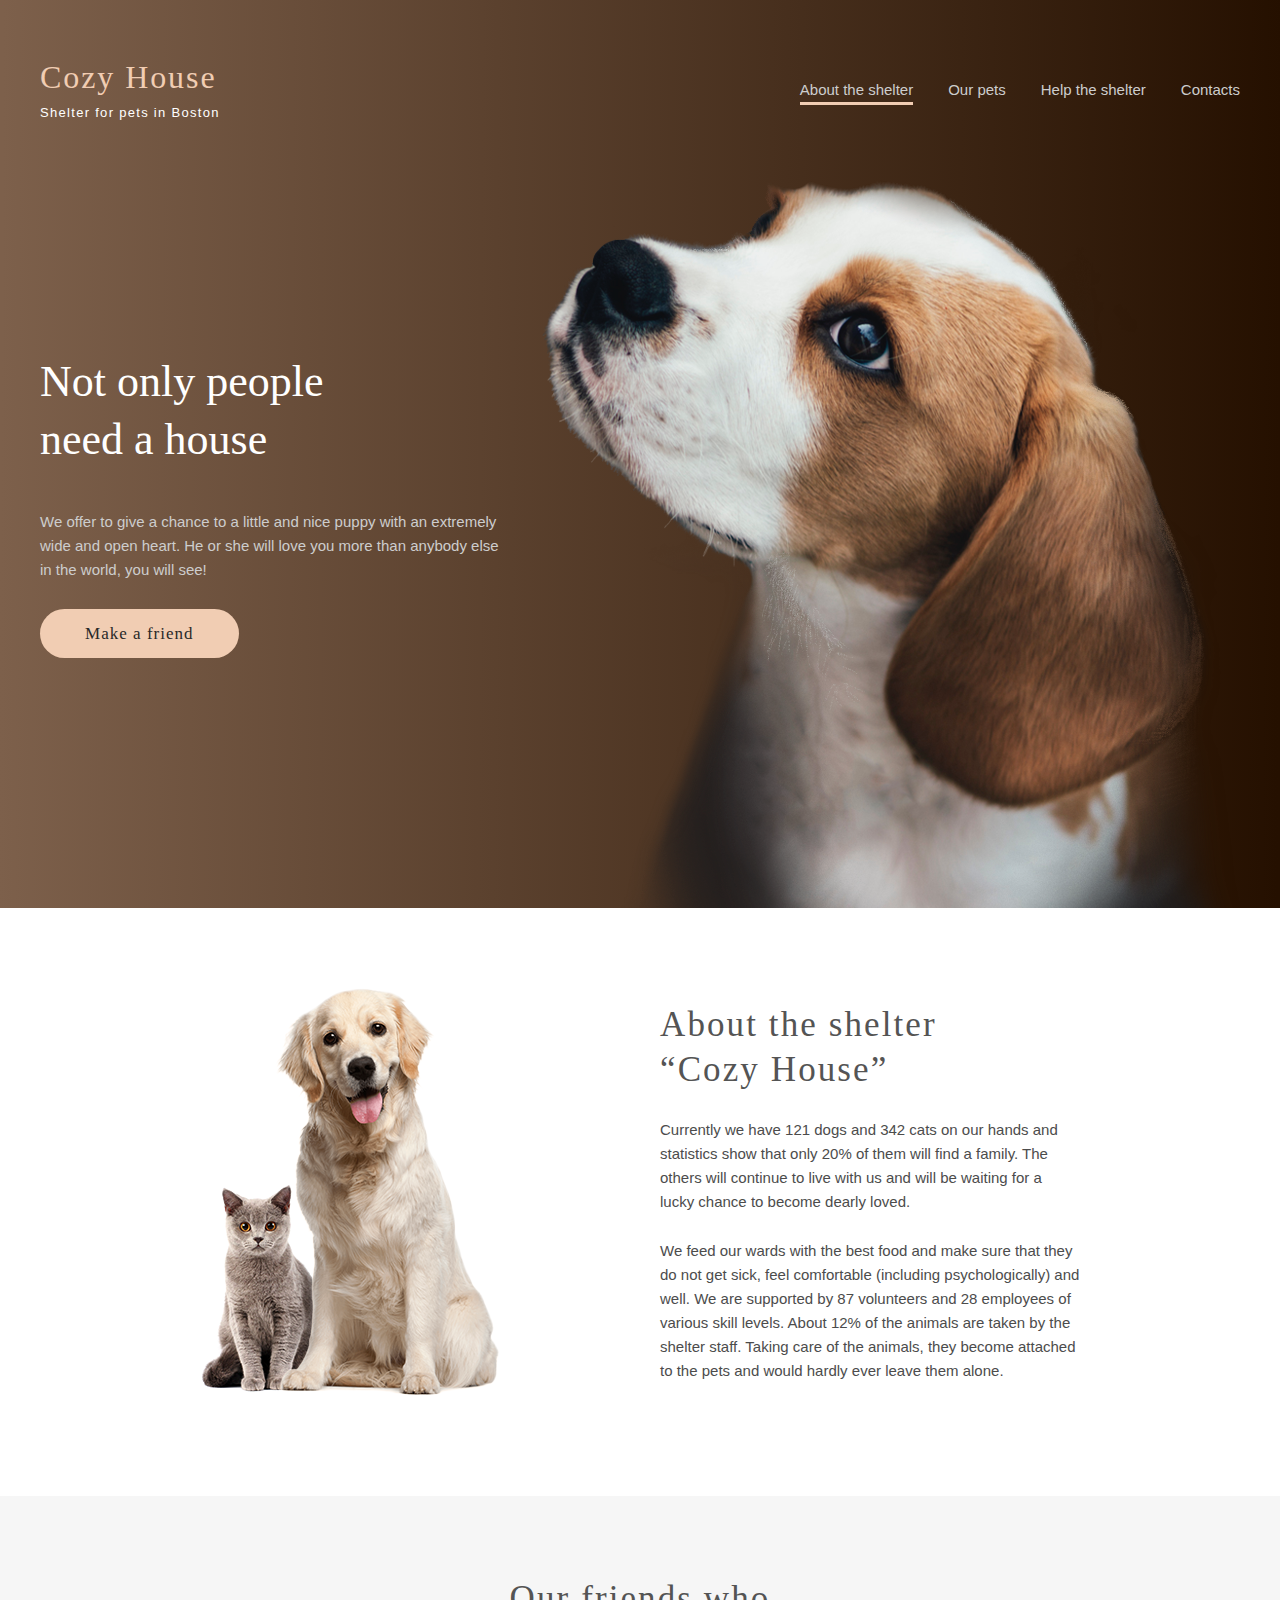
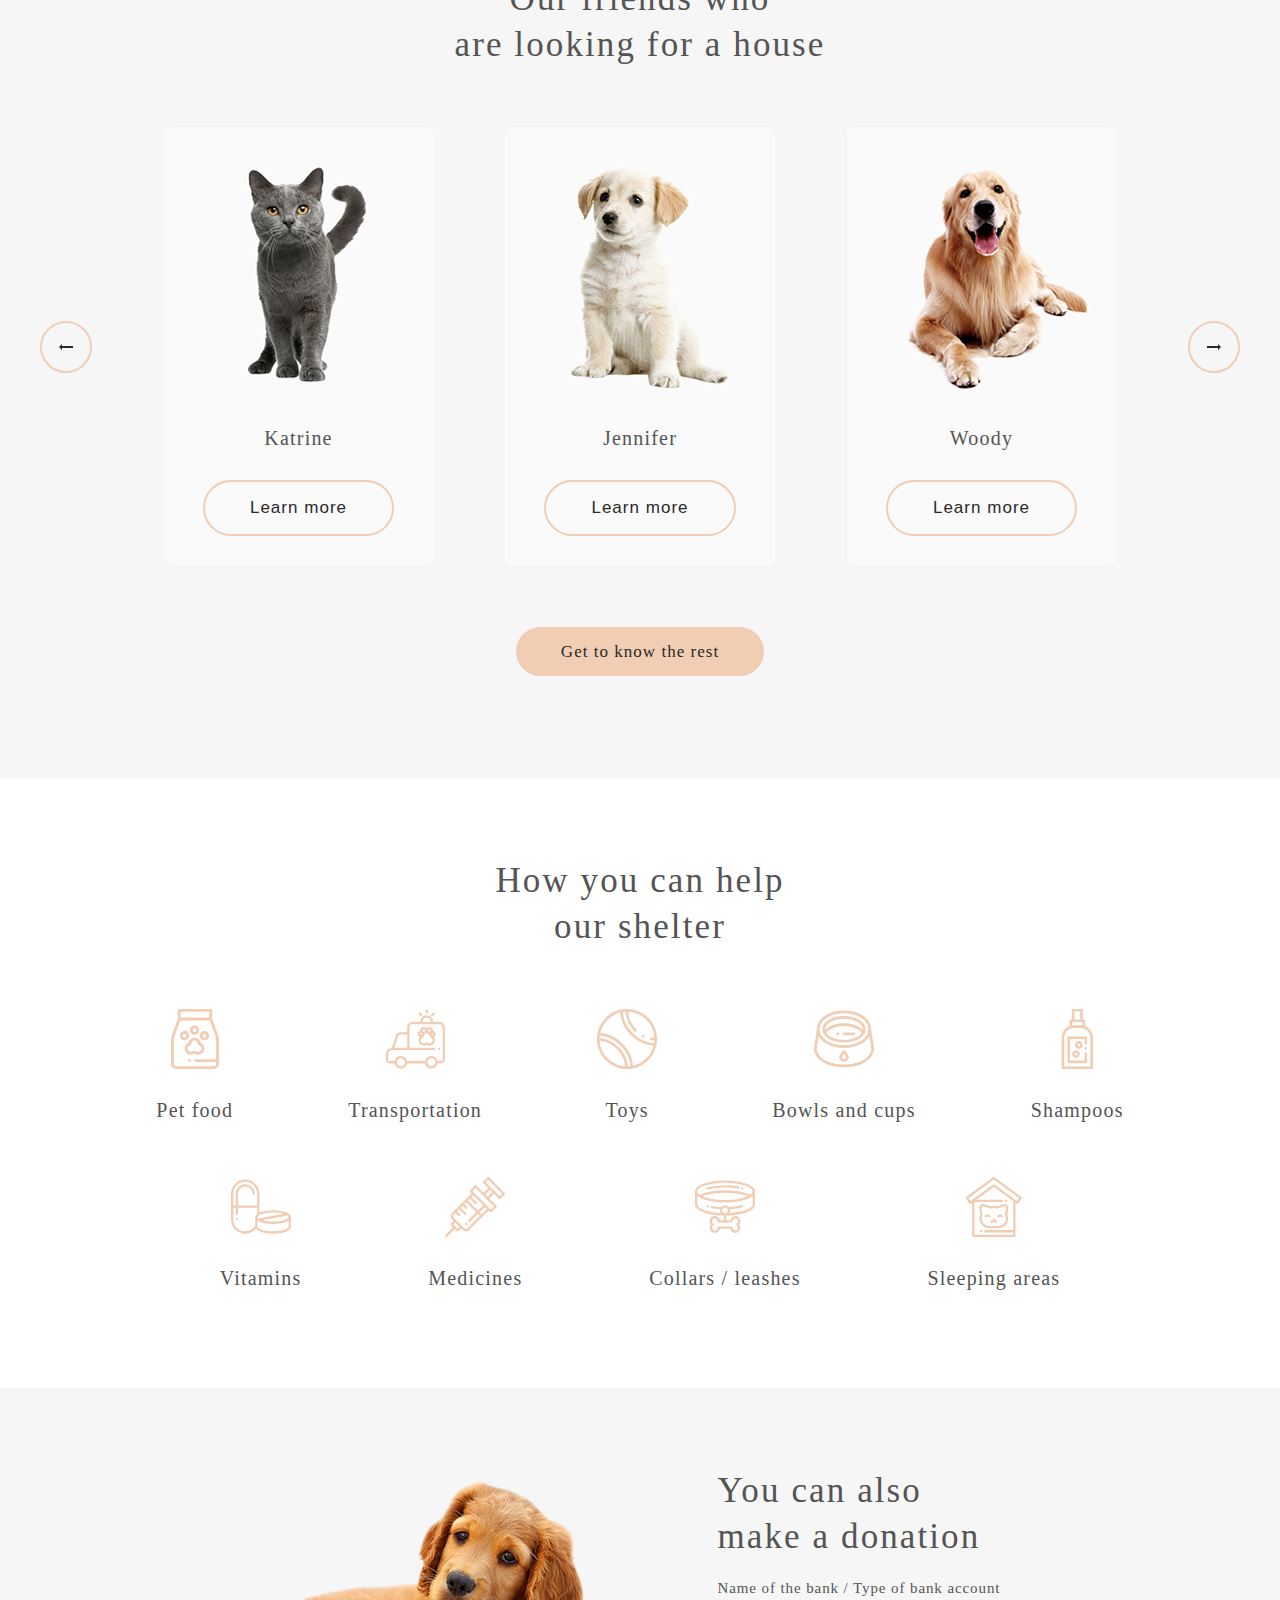
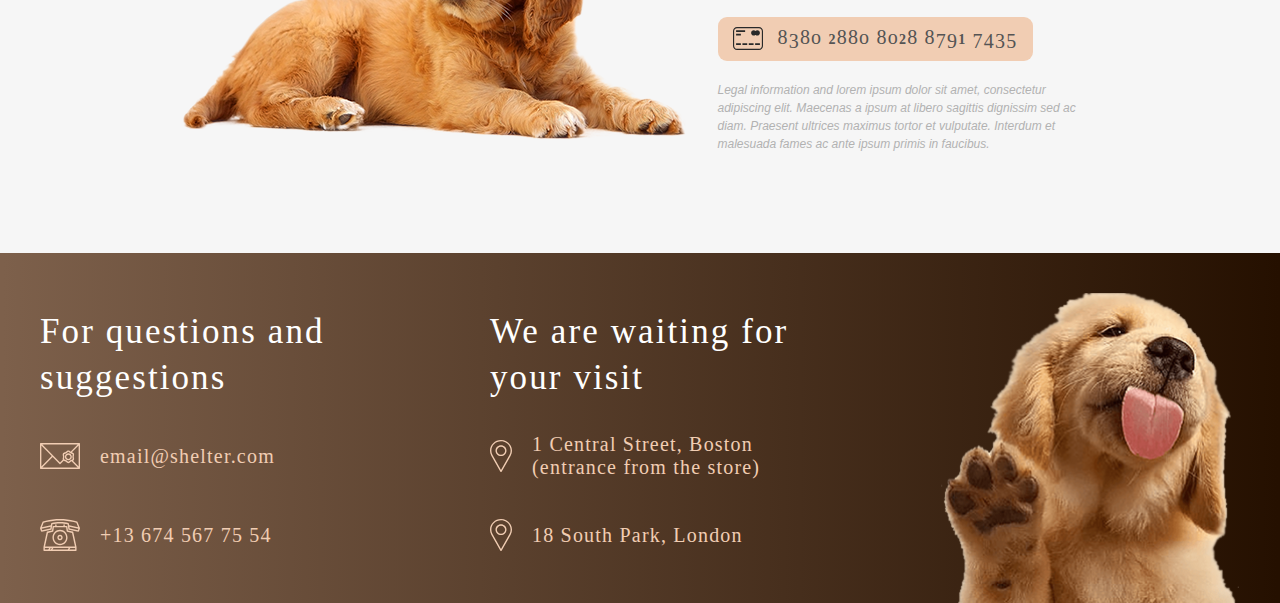
<file: index.html>
<!DOCTYPE html>
<html lang="en">

<head>
  <meta charset="UTF-8">
  <meta http-equiv="X-UA-Compatible" content="IE=edge">
  <meta name="viewport" content="width=device-width, initial-scale=1.0">
  <meta name="theme-color" content="#ffffff">
  <link rel="icon" href="./favicon/favicon.svg">
  <link rel="mask-icon" href="./favicon/mask-icon.svg" color="#000000">
  <link rel="apple-touch-icon" href="./favicon/apple-touch-icon.png">
  <link rel="manifest" href="./favicon/manifest.json">
  <link rel="stylesheet" href="./css/reset.css">
  <link rel="stylesheet" href="./css/styles.css">
  <title>Cozy House</title>
</head>

<body>

  <!-- header start -->
  <header class="header">
    <div class="container">
      <div class="nav">
        <div class="logo">
          <a href="./index.html" class="logo__title">Cozy House</a>
          <p class="logo__text">
            Shelter for pets in Boston
          </p>
        </div>
        <nav class="nav__list">
          <ul class="list__list">
            <li class="list__item">
              <a href="#!" class="list__link main_list-link">About the shelter</a>
            </li>
            <li class="list__item">
              <a href="./our-pets-page/index.html" class="list__link">Our pets</a>
            </li>
            <li class="list__item">
              <a href="#!" class="list__link">Help the shelter</a>
            </li>
            <li class="list__item">
              <a href="#!" class="list__link">Contacts</a>
            </li>
          </ul>
          <div class="header_burger">
            <a href="#!"><img src="./imgs/svg/burger.svg" alt="menu"></a>
          </div>
        </nav>
      </div>
      <div class="start_screen">
        <div class="start_screen-content">
          <h1 class="start_title">Not only people need a house</h1>
          <p class="start_text">We offer to give a chance to a little and nice puppy with an extremely wide
            and open heart. He or she will love you more than anybody else in the world, you will see!</p>
          <div>
            <a class="start_screen-link" href="#!">Make a friend</a>
          </div>
        </div>
        <div class="start_puppy">
          <img src="./imgs/start-screen-puppy.png" alt="puppy">
        </div>
      </div>
    </div>
  </header>
  <!-- header end -->

  <!-- main start -->
  <main class="main">
    <!-- first section start -->
    <section class="first_section">
      <div class="container about_wrap">
        <div class="about_img">
          <img src="./imgs/about-pets.png" alt="cat and dog">
        </div>
        <div class="about">
          <h2 class="about_title">About the shelter “Cozy House”</h2>
          <p class="about_text">Currently we have 121 dogs and 342 cats on our hands and statistics show
            that
            only 20% of them will find a family. The others will continue to live with us and will be
            waiting for a lucky chance to become dearly loved.</p>
          <p class="about_text">We feed our wards with the best food and make sure that they do not get
            sick,
            feel comfortable (including psychologically) and well. We are supported by 87 volunteers and
            28
            employees of various skill levels. About 12% of the animals are taken by the shelter staff.
            Taking care of the animals, they become attached to the pets and would hardly ever leave
            them
            alone.</p>
        </div>
      </div>
    </section>
    <!-- second section start -->
    <section class="second_section">
      <div class="container sec_section-wrap">
        <h2 class="second-sec_title">Our friends who <br>
          are looking for a house</h2>
        <div class="flex_wrapper pets">
          <button class="arrow_button_left"></button>
          <a href="#!" class="card__link">
            <div class="pet_card">
              <img class="pet_foto" src="./imgs/pets-katrine.png" alt="pets-charly">
              <p class="name">Katrine</p>
              <button class="pet_card_button">Learn more</button>
            </div>
          </a>
          <a href="#!" class="card__link">
            <div class="pet_card">
              <img class="pet_foto" src="./imgs/pets-jennifer.png" alt="pets-charly">
              <p class="name">Jennifer</p>
              <button class="pet_card_button">Learn more</button>
            </div>
          </a>
          <a href="#!" class="card__link">
            <div class="pet_card">
              <img class="pet_foto" src="./imgs/pets-woody.png" alt="pets-charly">
              <p class="name">Woody</p>
              <button class="pet_card_button">Learn more</button>
            </div>
          </a>
          <button class="arrow_button_right"></button>
        </div>
        <div class="sec_section-button">
          <a class="sec_section-link" href="#!">Get to know the rest</a>
        </div>
      </div>
    </section>
    <!-- third section start -->
    <section class="third_section">
      <div class="container third_section-wrap">
        <h2 class="third_sec-title">How you can help
          our shelter</h2>
        <div class="flex_wrapper-help">
          <div class="help_card">
            <img src="./imgs/svg/vector.svg" alt="food" class="help_card_img">
            <p class="help_card_text">Pet food</p>
          </div>
          <div class="help_card">
            <img src="./imgs/svg/transportation.svg" alt="Transportation" class="help_card_img">
            <p class="help_card_text">Transportation</p>
          </div>
          <div class="help_card">
            <img src="./imgs/svg/toys.svg" alt="Toys" class="help_card_img">
            <p class="help_card_text">Toys</p>
          </div>
          <div class="help_card">
            <img src="./imgs/svg/bowls-and-cups.svg" alt="Bowls and cups" class="help_card_img">
            <p class="help_card_text">Bowls and cups</p>
          </div>
          <div class="help_card">
            <img src="./imgs/svg/shampoos.svg" alt="Shampoos" class="help_card_img">
            <p class="help_card_text">Shampoos</p>
          </div>
          <div class="break"></div>
          <div class="help_card1">
            <img src="./imgs/svg/vitamins.svg" alt="Vitamins" class="help_card_img">
            <p class="help_card_text">Vitamins</p>
          </div>
          <div class="help_card1">
            <img src="./imgs/svg/medicines.svg" alt="Medicines" class="help_card_img">
            <p class="help_card_text">Medicines</p>
          </div>
          <div class="help_card1">
            <img src="./imgs/svg/collars-collars-or-leashes.svg" alt="Collars / leashes" class="help_card_img">
            <p class="help_card_text">Collars / leashes</p>
          </div>
          <div class="help_card1">
            <img src="./imgs/svg/sleeping-area.svg" alt="Sleeping areas" class="help_card_img">
            <p class="help_card_text">Sleeping areas</p>
          </div>
        </div>
      </div>
    </section>
    <!-- fourth section start -->
    <section class="fourth_section">
      <div class="container fourth_section-wrap">
        <div class="four_sec-img">
          <img src="./imgs/donation-dog.png" alt="dog">
        </div>
        <div class="donation">
          <h2 class="donation_title">You can also make a donation</h2>
          <h4 class="donation_bank">Name of the bank / Type of bank account</h4>
          <a class="bank_link" href="#!">8<span class="lower_number">3</span>8o <span class="little_number">2</span>88o
            8o<span class="little_number">2</span>8 8<span class="lower_number">79</span><span
              class="little_number">1</span>
            <span class="lower_number">7435</span></a>
          <p class="donation_text">Legal information and lorem ipsum dolor sit amet, consectetur adipiscing
            elit. Maecenas a ipsum at libero sagittis dignissim sed ac diam. Praesent ultrices maximus
            tortor et vulputate. Interdum et malesuada fames ac ante ipsum primis in faucibus.</p>
        </div>
      </div>
    </section>
  </main>
  <!-- main end -->

  <!-- footer start -->
  <footer class="footer">
    <div class="flex_wrapper container">
      <div class="footer_card">
        <h2 class="footer_card-title">For questions and suggestions</h2>
        <p class="email">
          <a class="footer_link mail_link" href="mailto:email@shelter.com">email@shelter.com</a>
        </p>
        <p class="tel">
          <a class="footer_link tel_link" href="tel:+136745677554">+13 674 567 75 54</a>
        </p>
      </div>
      <div class="footer_card">
        <h3 class="footer_card-title">We are waiting for your visit</h3>
        <address class="address">1 Central Street, Boston (entrance from the store)</address>
        <address class="address">18 South Park, London</address>
      </div>
      <div class="footer_puppy">
        <img src="./imgs/footer-puppy.png" alt="puppy">
      </div>
    </div>
  </footer>
  <!-- footer end -->

</body>

</html>
</file>
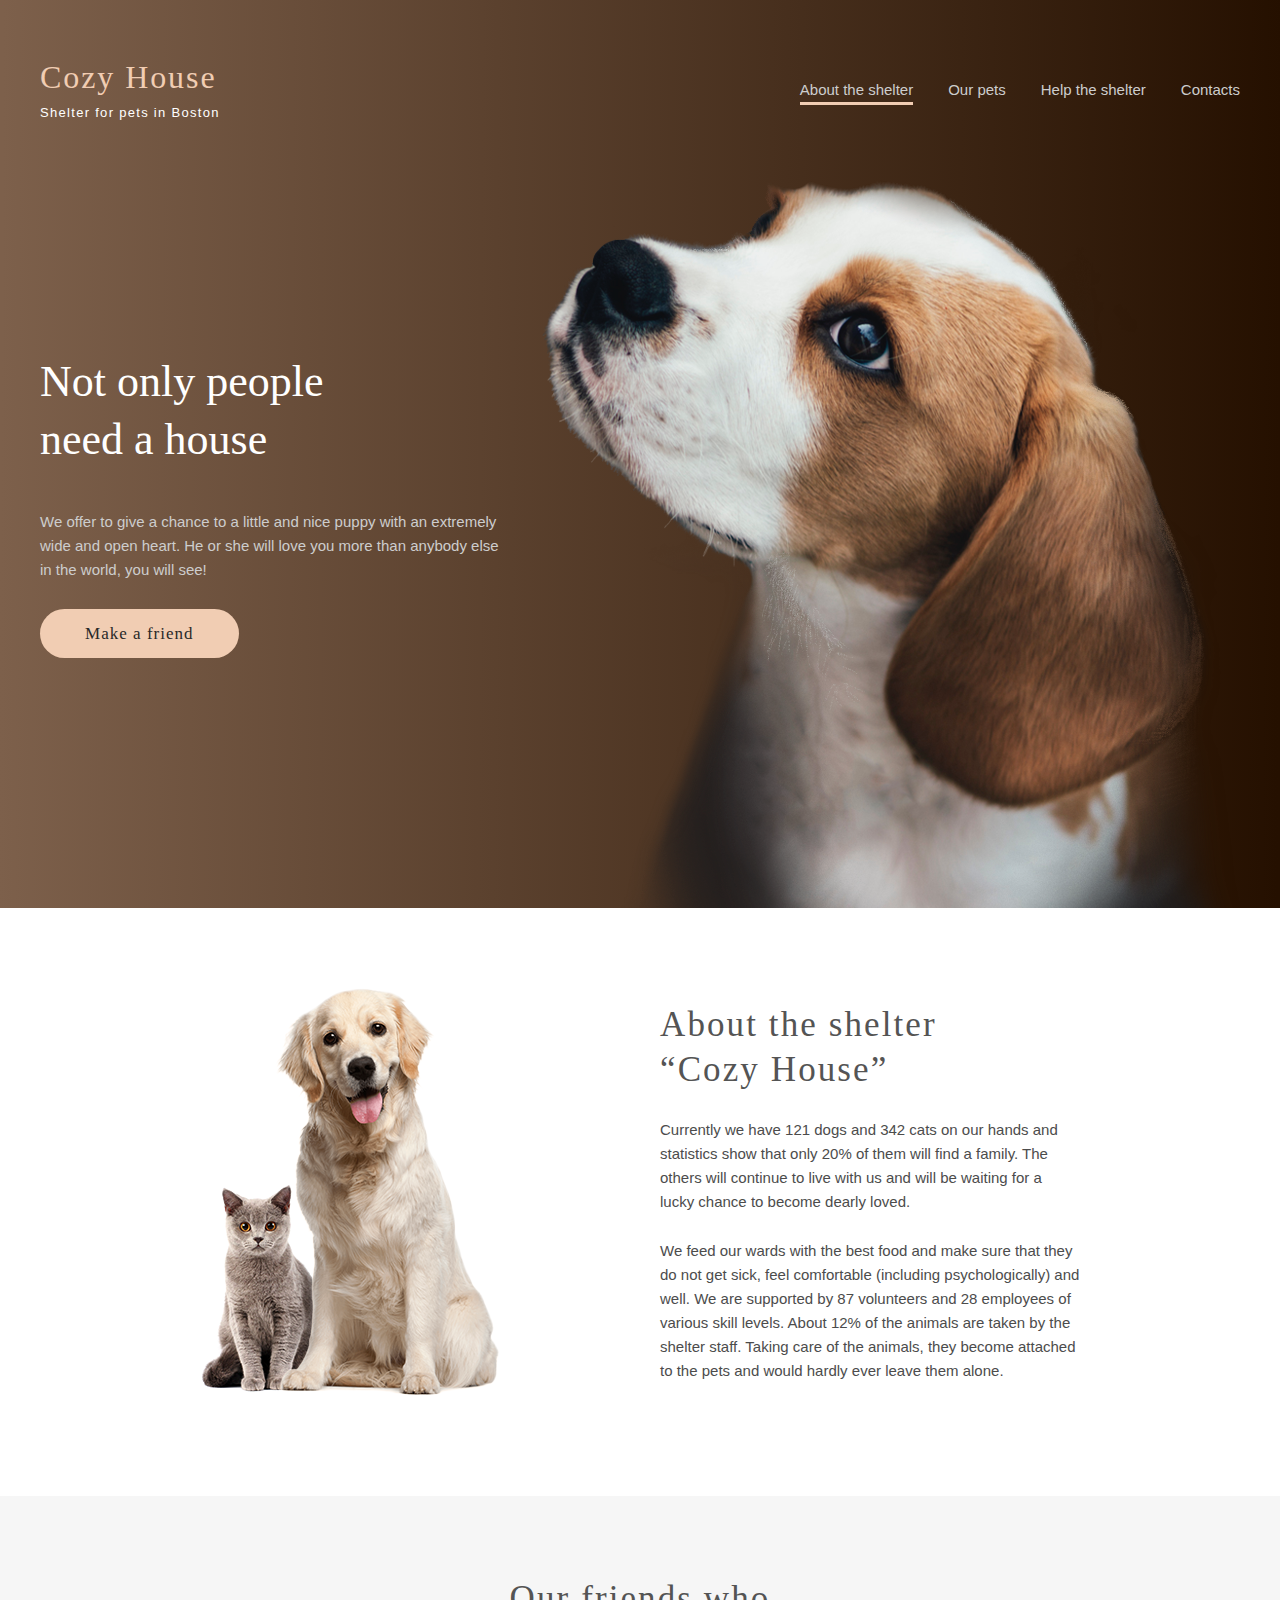
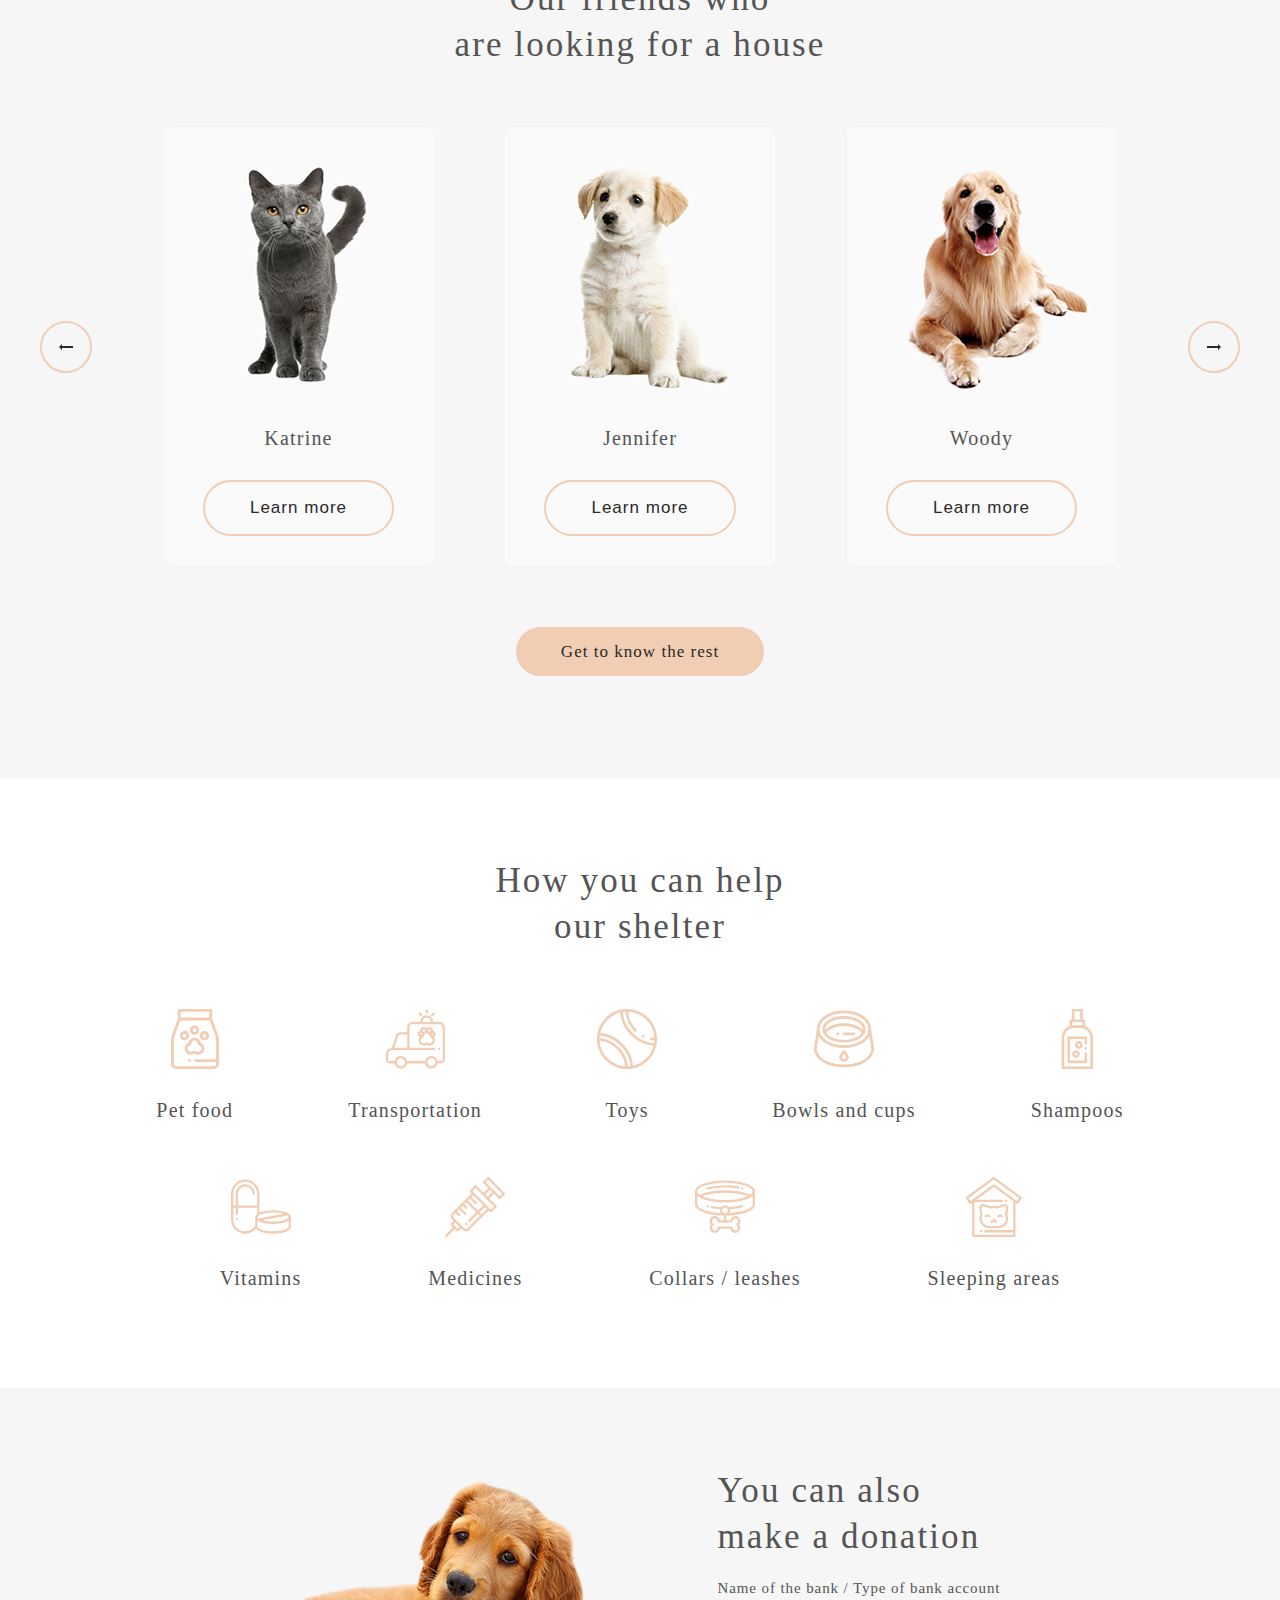
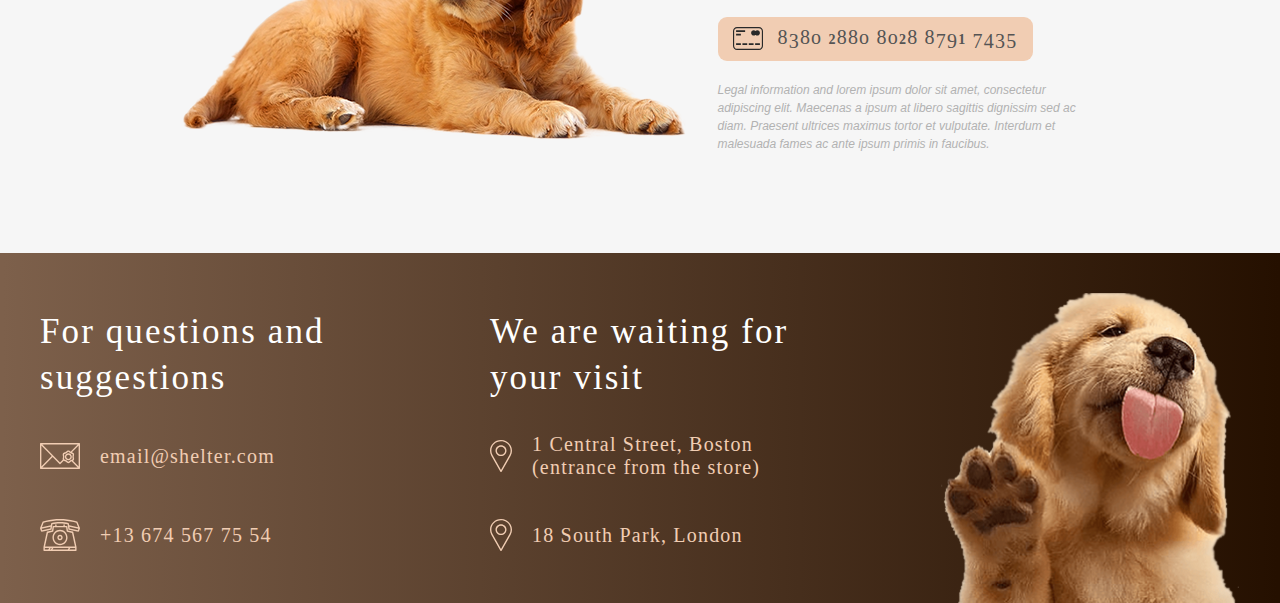
<file: main/index.html>
<!DOCTYPE html>
<html lang="en">

<head>
  <meta charset="UTF-8">
  <meta http-equiv="X-UA-Compatible" content="IE=edge">
  <meta name="viewport" content="width=device-width, initial-scale=1.0">
  <meta name="theme-color" content="#ffffff">
  <link rel="icon" href="./favicon/favicon.svg">
  <link rel="mask-icon" href="./favicon/mask-icon.svg" color="#000000">
  <link rel="apple-touch-icon" href="./favicon/apple-touch-icon.png">
  <link rel="manifest" href="./favicon/manifest.json">
  <link rel="stylesheet" href="./css/reset.css">
  <link rel="stylesheet" href="./css/styles.css">
  <title>Cozy House</title>
</head>

<body>

  <!-- header start -->
  <header class="header">
    <div class="container">
      <div class="nav">
        <div class="logo">
          <a href="./index.html" class="logo__title">Cozy House</a>
          <p class="logo__text">
            Shelter for pets in Boston
          </p>
        </div>
        <nav class="nav__list">
          <ul class="list__list">
            <li class="list__item">
              <a href="#!" class="list__link main_list-link">About the shelter</a>
            </li>
            <li class="list__item">
              <a href="../our_pets/index.html" class="list__link">Our pets</a>
            </li>
            <li class="list__item">
              <a href="#!" class="list__link">Help the shelter</a>
            </li>
            <li class="list__item">
              <a href="#!" class="list__link">Contacts</a>
            </li>
          </ul>
          <div class="header_burger">
            <a href="#!"><img src="./imgs/svg/burger.svg" alt="menu"></a>
          </div>
        </nav>
      </div>
      <div class="start_screen">
        <div class="start_screen-content">
          <h1 class="start_title">Not only people need a house</h1>
          <p class="start_text">We offer to give a chance to a little and nice puppy with an extremely wide
            and open heart. He or she will love you more than anybody else in the world, you will see!</p>
          <div>
            <a class="start_screen-link" href="#!">Make a friend</a>
          </div>
        </div>
        <div class="start_puppy">
          <img src="./imgs/start-screen-puppy.png" alt="puppy">
        </div>
      </div>
    </div>
  </header>
  <!-- header end -->

  <!-- main start -->
  <main class="main">
    <!-- first section start -->
    <section class="first_section">
      <div class="container about_wrap">
        <div class="about_img">
          <img src="./imgs/about-pets.png" alt="cat and dog">
        </div>
        <div class="about">
          <h2 class="about_title">About the shelter “Cozy House”</h2>
          <p class="about_text">Currently we have 121 dogs and 342 cats on our hands and statistics show
            that
            only 20% of them will find a family. The others will continue to live with us and will be
            waiting for a lucky chance to become dearly loved.</p>
          <p class="about_text">We feed our wards with the best food and make sure that they do not get
            sick,
            feel comfortable (including psychologically) and well. We are supported by 87 volunteers and
            28
            employees of various skill levels. About 12% of the animals are taken by the shelter staff.
            Taking care of the animals, they become attached to the pets and would hardly ever leave
            them
            alone.</p>
        </div>
      </div>
    </section>
    <!-- second section start -->
    <section class="second_section">
      <div class="container sec_section-wrap">
        <h2 class="second-sec_title">Our friends who <br>
          are looking for a house</h2>
        <div class="flex_wrapper pets">
          <button class="arrow_button_left"></button>
          <a href="#!" class="card__link">
            <div class="pet_card">
              <img class="pet_foto" src="./imgs/pets-katrine.png" alt="pets-charly">
              <p class="name">Katrine</p>
              <button class="pet_card_button">Learn more</button>
            </div>
          </a>
          <a href="#!" class="card__link">
            <div class="pet_card">
              <img class="pet_foto" src="./imgs/pets-jennifer.png" alt="pets-charly">
              <p class="name">Jennifer</p>
              <button class="pet_card_button">Learn more</button>
            </div>
          </a>
          <a href="#!" class="card__link">
            <div class="pet_card">
              <img class="pet_foto" src="./imgs/pets-woody.png" alt="pets-charly">
              <p class="name">Woody</p>
              <button class="pet_card_button">Learn more</button>
            </div>
          </a>
          <button class="arrow_button_right"></button>
        </div>
        <div class="sec_section-button">
          <a class="sec_section-link" href="#!">Get to know the rest</a>
        </div>
      </div>
    </section>
    <!-- third section start -->
    <section class="third_section">
      <div class="container third_section-wrap">
        <h2 class="third_sec-title">How you can help
          our shelter</h2>
        <div class="flex_wrapper-help">
          <div class="help_card">
            <img src="./imgs/svg/vector.svg" alt="food" class="help_card_img">
            <p class="help_card_text">Pet food</p>
          </div>
          <div class="help_card">
            <img src="./imgs/svg/transportation.svg" alt="Transportation" class="help_card_img">
            <p class="help_card_text">Transportation</p>
          </div>
          <div class="help_card">
            <img src="./imgs/svg/toys.svg" alt="Toys" class="help_card_img">
            <p class="help_card_text">Toys</p>
          </div>
          <div class="help_card">
            <img src="./imgs/svg/bowls-and-cups.svg" alt="Bowls and cups" class="help_card_img">
            <p class="help_card_text">Bowls and cups</p>
          </div>
          <div class="help_card">
            <img src="./imgs/svg/shampoos.svg" alt="Shampoos" class="help_card_img">
            <p class="help_card_text">Shampoos</p>
          </div>
          <div class="break"></div>
          <div class="help_card1">
            <img src="./imgs/svg/vitamins.svg" alt="Vitamins" class="help_card_img">
            <p class="help_card_text">Vitamins</p>
          </div>
          <div class="help_card1">
            <img src="./imgs/svg/medicines.svg" alt="Medicines" class="help_card_img">
            <p class="help_card_text">Medicines</p>
          </div>
          <div class="help_card1">
            <img src="./imgs/svg/collars-collars-or-leashes.svg" alt="Collars / leashes" class="help_card_img">
            <p class="help_card_text">Collars / leashes</p>
          </div>
          <div class="help_card1">
            <img src="./imgs/svg/sleeping-area.svg" alt="Sleeping areas" class="help_card_img">
            <p class="help_card_text">Sleeping areas</p>
          </div>
        </div>
      </div>
    </section>
    <!-- fourth section start -->
    <section class="fourth_section">
      <div class="container fourth_section-wrap">
        <div class="four_sec-img">
          <img src="./imgs/donation-dog.png" alt="dog">
        </div>
        <div class="donation">
          <h2 class="donation_title">You can also make a donation</h2>
          <h4 class="donation_bank">Name of the bank / Type of bank account</h4>
          <a class="bank_link" href="#!">8<span class="lower_number">3</span>8o <span class="little_number">2</span>88o
            8o<span class="little_number">2</span>8 8<span class="lower_number">79</span><span
              class="little_number">1</span>
            <span class="lower_number">7435</span></a>
          <p class="donation_text">Legal information and lorem ipsum dolor sit amet, consectetur adipiscing
            elit. Maecenas a ipsum at libero sagittis dignissim sed ac diam. Praesent ultrices maximus
            tortor et vulputate. Interdum et malesuada fames ac ante ipsum primis in faucibus.</p>
        </div>
      </div>
    </section>
  </main>
  <!-- main end -->

  <!-- footer start -->
  <footer class="footer">
    <div class="flex_wrapper container">
      <div class="footer_card">
        <h2 class="footer_card-title">For questions and suggestions</h2>
        <p class="email">
          <a class="footer_link mail_link" href="mailto:email@shelter.com">email@shelter.com</a>
        </p>
        <p class="tel">
          <a class="footer_link tel_link" href="tel:+136745677554">+13 674 567 75 54</a>
        </p>
      </div>
      <div class="footer_card">
        <h3 class="footer_card-title">We are waiting for your visit</h3>
        <address class="address">1 Central Street, Boston (entrance from the store)</address>
        <address class="address">18 South Park, London</address>
      </div>
      <div class="footer_puppy">
        <img src="./imgs/footer-puppy.png" alt="puppy">
      </div>
    </div>
  </footer>
  <!-- footer end -->

</body>

</html>
</file>
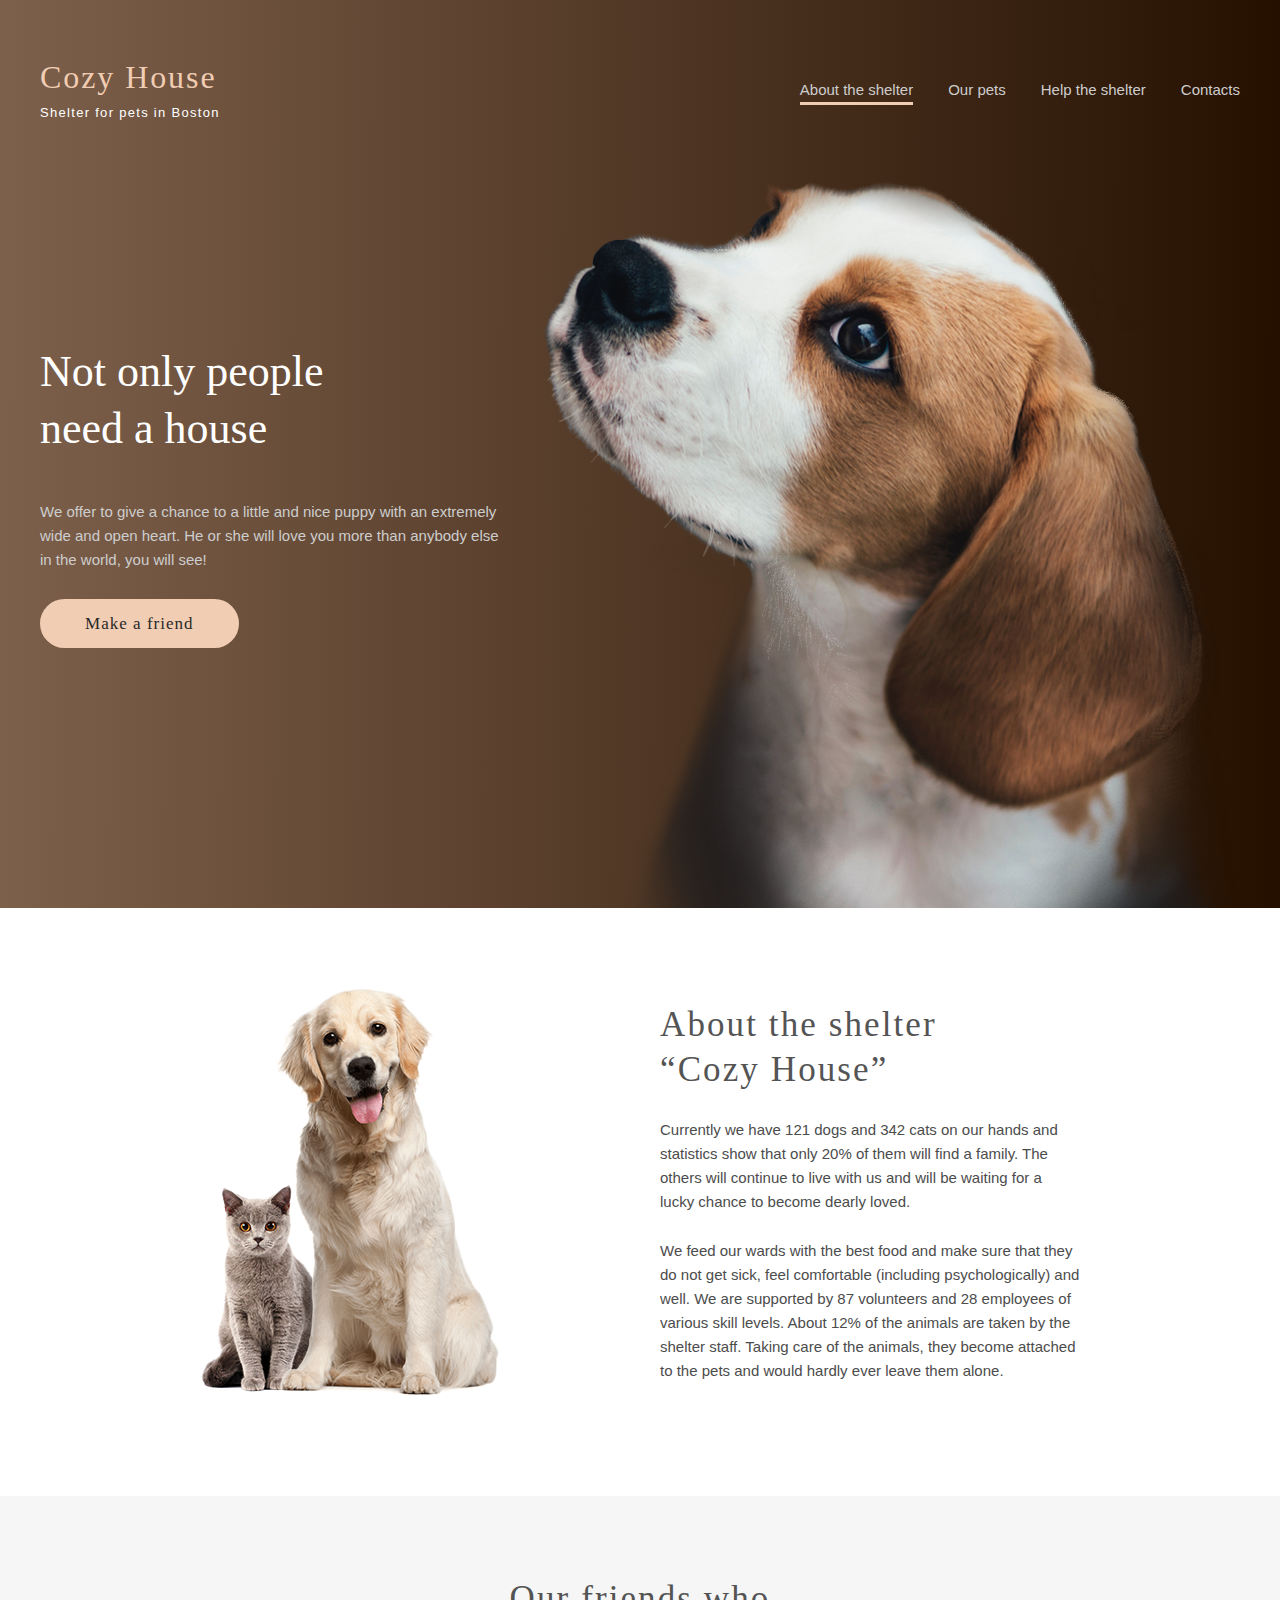
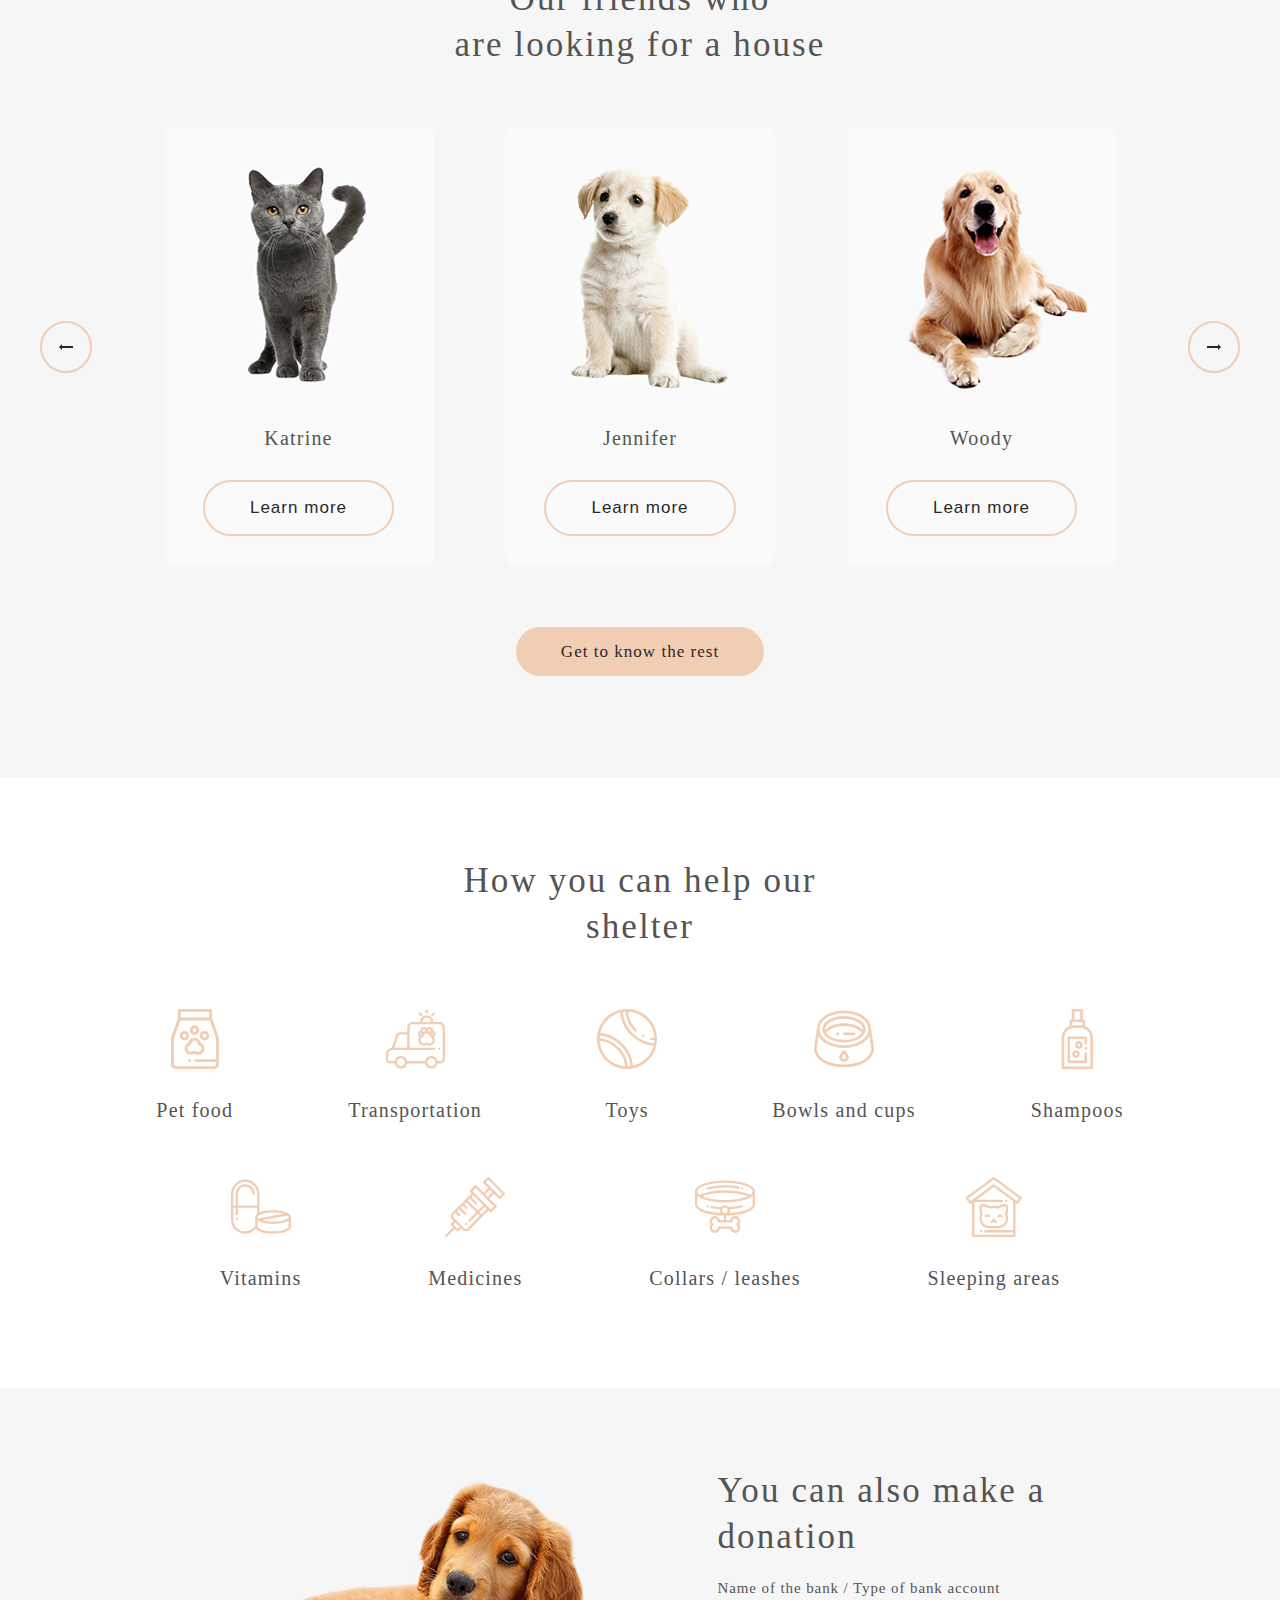
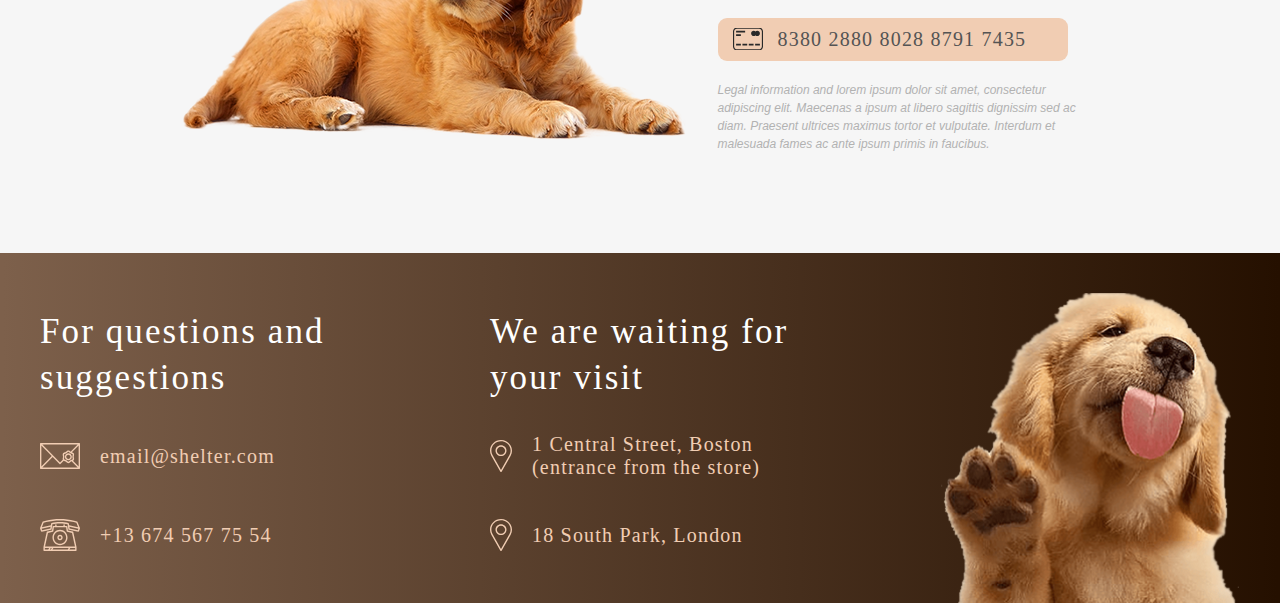
<file: main_1280/index.html>
<!DOCTYPE html>
<html lang="en">

<head>
    <meta charset="UTF-8">
    <meta http-equiv="X-UA-Compatible" content="IE=edge">
    <meta name="viewport" content="width=device-width, initial-scale=1.0">
    <meta name="theme-color" content="#ffffff">
    <link rel="icon" href="./favicon/favicon.svg">
    <link rel="mask-icon" href="./favicon/mask-icon.svg" color="#000000">
    <link rel="apple-touch-icon" href="./favicon/apple-touch-icon.png">
    <link rel="manifest" href="./favicon/manifest.json">
    <link rel="stylesheet" href="./css/styles.css">
    <title>Cozy House</title>
</head>

<body>

    <!-- header start -->
    <header class="header">
        <div class="container">
            <div class="nav">
                <div class="logo">
                    <a href="./index.html" class="logo__title">Cozy House</a>
                    <p class="logo__text">
                        Shelter for pets in Boston
                    </p>
                </div>
                <nav class="nav__list">
                    <ul class="list__list">
                        <li class="list__item">
                            <a href="#!" class="list__link main_list-link">About the shelter</a>
                        </li>
                        <li class="list__item">
                            <a href="../our_pets_1280/index.html" class="list__link">Our pets</a>
                        </li>
                        <li class="list__item">
                            <a href="#!" class="list__link">Help the shelter</a>
                        </li>
                        <li class="list__item">
                            <a href="#!" class="list__link">Contacts</a>
                        </li>
                    </ul>
                </nav>
            </div>
            <div class="start_screen">
                <div class="start_screen-content">
                    <h1 class="start_title">Not only people need a house</h1>
                    <p class="start_text">We offer to give a chance to a little and nice puppy with an extremely wide
                        and open heart. He or she will love you more than anybody else in the world, you will see!</p>
                    <div>
                        <a class="start_screen-link" href="#!">Make a friend</a>
                    </div>
                </div>
                <div class="start_puppy">
                    <img src="./imgs/start-screen-puppy.png" alt="puppy">
                </div>
            </div>
        </div>
    </header>
    <!-- header end -->

    <!-- main start -->
    <main class="main">
        <!-- first section start -->
        <section class="first_section">
            <div class="container about_wrap">
                <div class="about_img">
                    <img src="./imgs/about-pets.png" alt="pets">
                </div>
                <div class="about">
                    <h2 class="about_title">About the shelter “Cozy House”</h2>
                    <p class="about_text">Currently we have 121 dogs and 342 cats on our hands and statistics show
                        that
                        only 20% of them will find a family. The others will continue to live with us and will be
                        waiting for a lucky chance to become dearly loved.</p>
                    <p class="about_text">We feed our wards with the best food and make sure that they do not get
                        sick,
                        feel comfortable (including psychologically) and well. We are supported by 87 volunteers and
                        28
                        employees of various skill levels. About 12% of the animals are taken by the shelter staff.
                        Taking care of the animals, they become attached to the pets and would hardly ever leave
                        them
                        alone.</p>
                </div>
            </div>
        </section>
        <!-- second section start -->
        <section class="second_section">
            <div class="container sec_section-wrap">
                <h2 class="second-sec_title">Our friends who <br>
                    are looking for a house</h2>
                <div class="flex_wrapper pets">
                    <button class="arrow_button_left"></button>
                    <a href="#!" class="card__link">
                        <div class="pet_card">
                            <img class="pet_foto" src="./imgs/pets-katrine.png" alt="pets-charly">
                            <p class="name">Katrine</p>
                            <button class="pet_card_button">Learn more</button>
                        </div>
                    </a>
                    <a href="#!" class="card__link">
                        <div class="pet_card">
                            <img class="pet_foto" src="./imgs/pets-jennifer.png" alt="pets-charly">
                            <p class="name">Jennifer</p>
                            <button class="pet_card_button">Learn more</button>
                        </div>
                    </a>
                    <a href="#!" class="card__link">
                        <div class="pet_card">
                            <img class="pet_foto" src="./imgs/pets-woody.png" alt="pets-charly">
                            <p class="name">Woody</p>
                            <button class="pet_card_button">Learn more</button>
                        </div>
                    </a>
                    <button class="arrow_button_right"></button>
                </div>
                <div class="sec_section-button">
                    <a class="sec_section-link" href="#!">Get to know the rest</a>
                </div>
            </div>
        </section>
        <!-- third section start -->
        <section class="third_section">
            <div class="container third_section-wrap">
                <h2 class="third_sec-title">How you can help
                    our shelter</h2>
                <div class="flex_wrapper-help">
                    <div class="help_card">
                        <img src="./imgs/svg/Vector.svg" alt="food" class="help_card_img">
                        <p class="help_card_text">Pet food</p>
                    </div>
                    <div class="help_card">
                        <img src="./imgs/svg/transportation.svg" alt="Transportation" class="help_card_img">
                        <p class="help_card_text">Transportation</p>
                    </div>
                    <div class="help_card">
                        <img src="./imgs/svg/toys.svg" alt="Toys" class="help_card_img">
                        <p class="help_card_text">Toys</p>
                    </div>
                    <div class="help_card">
                        <img src="./imgs/svg/bowls-and-cups.svg" alt="Bowls and cups" class="help_card_img">
                        <p class="help_card_text">Bowls and cups</p>
                    </div>
                    <div class="help_card">
                        <img src="./imgs/svg/shampoos.svg" alt="Shampoos" class="help_card_img">
                        <p class="help_card_text">Shampoos</p>
                    </div>
                    <div class="break"></div>
                    <div class="help_card1">
                        <img src="./imgs/svg/vitamins.svg" alt="Vitamins" class="help_card_img">
                        <p class="help_card_text">Vitamins</p>
                    </div>
                    <div class="help_card1">
                        <img src="./imgs/svg/medicines.svg" alt="Medicines" class="help_card_img">
                        <p class="help_card_text">Medicines</p>
                    </div>
                    <div class="help_card1">
                        <img src="./imgs/svg/Collars-collars-or-leashes.svg" alt="Collars / leashes"
                            class="help_card_img">
                        <p class="help_card_text">Collars / leashes</p>
                    </div>
                    <div class="help_card1">
                        <img src="./imgs/svg/sleeping-area.svg" alt="Sleeping areas" class="help_card_img">
                        <p class="help_card_text">Sleeping areas</p>
                    </div>
                </div>
            </div>
        </section>
        <!-- fourth section start -->
        <section class="fourth_section">
            <div class="container fourth_section-wrap">
                <div class="four_sec-img">
                    <img src="./imgs/donation-dog.png" alt="dog">
                </div>
                <div class="donation">
                    <h2 class="donation_title">You can also make a donation</h2>
                    <h4 class="donation_bank">Name of the bank / Type of bank account</h4>
                    <p class="bank_card">
                        <a class="bank_link" href="#!">8380 2880 8028 8791 7435</a>
                    </p>
                    <p class="donation_text">Legal information and lorem ipsum dolor sit amet, consectetur adipiscing
                        elit. Maecenas a ipsum at libero sagittis dignissim sed ac diam. Praesent ultrices maximus
                        tortor et vulputate. Interdum et malesuada fames ac ante ipsum primis in faucibus.</p>
                </div>
            </div>
        </section>
    </main>
    <!-- main end -->

    <!-- footer start -->
    <footer class="footer">
        <div class="flex_wrapper container">
            <div class="footer_card">
                <h2 class="footer_card-title">For questions and suggestions</h2>
                <p class="email">
                    <a class="footer_link mail_link" href="mailto:email@shelter.com">email@shelter.com</a>
                </p>
                <p class="tel">
                    <a class="footer_link tel_link" href="tel:+136745677554">+13 674 567 75 54</a>
                </p>
            </div>
            <div class="footer_card">
                <h3 class="footer_card-title">We are waiting for your visit</h3>
                <address class="address">1 Central Street, Boston (entrance from the store)</address>
                <address class="address">18 South Park, London</address>
            </div>
            <div class="footer_puppy">
                <img src="./imgs/footer-puppy.png" alt="puppy">
            </div>
        </div>
    </footer>
    <!-- footer end -->

</body>

</html>
</file>
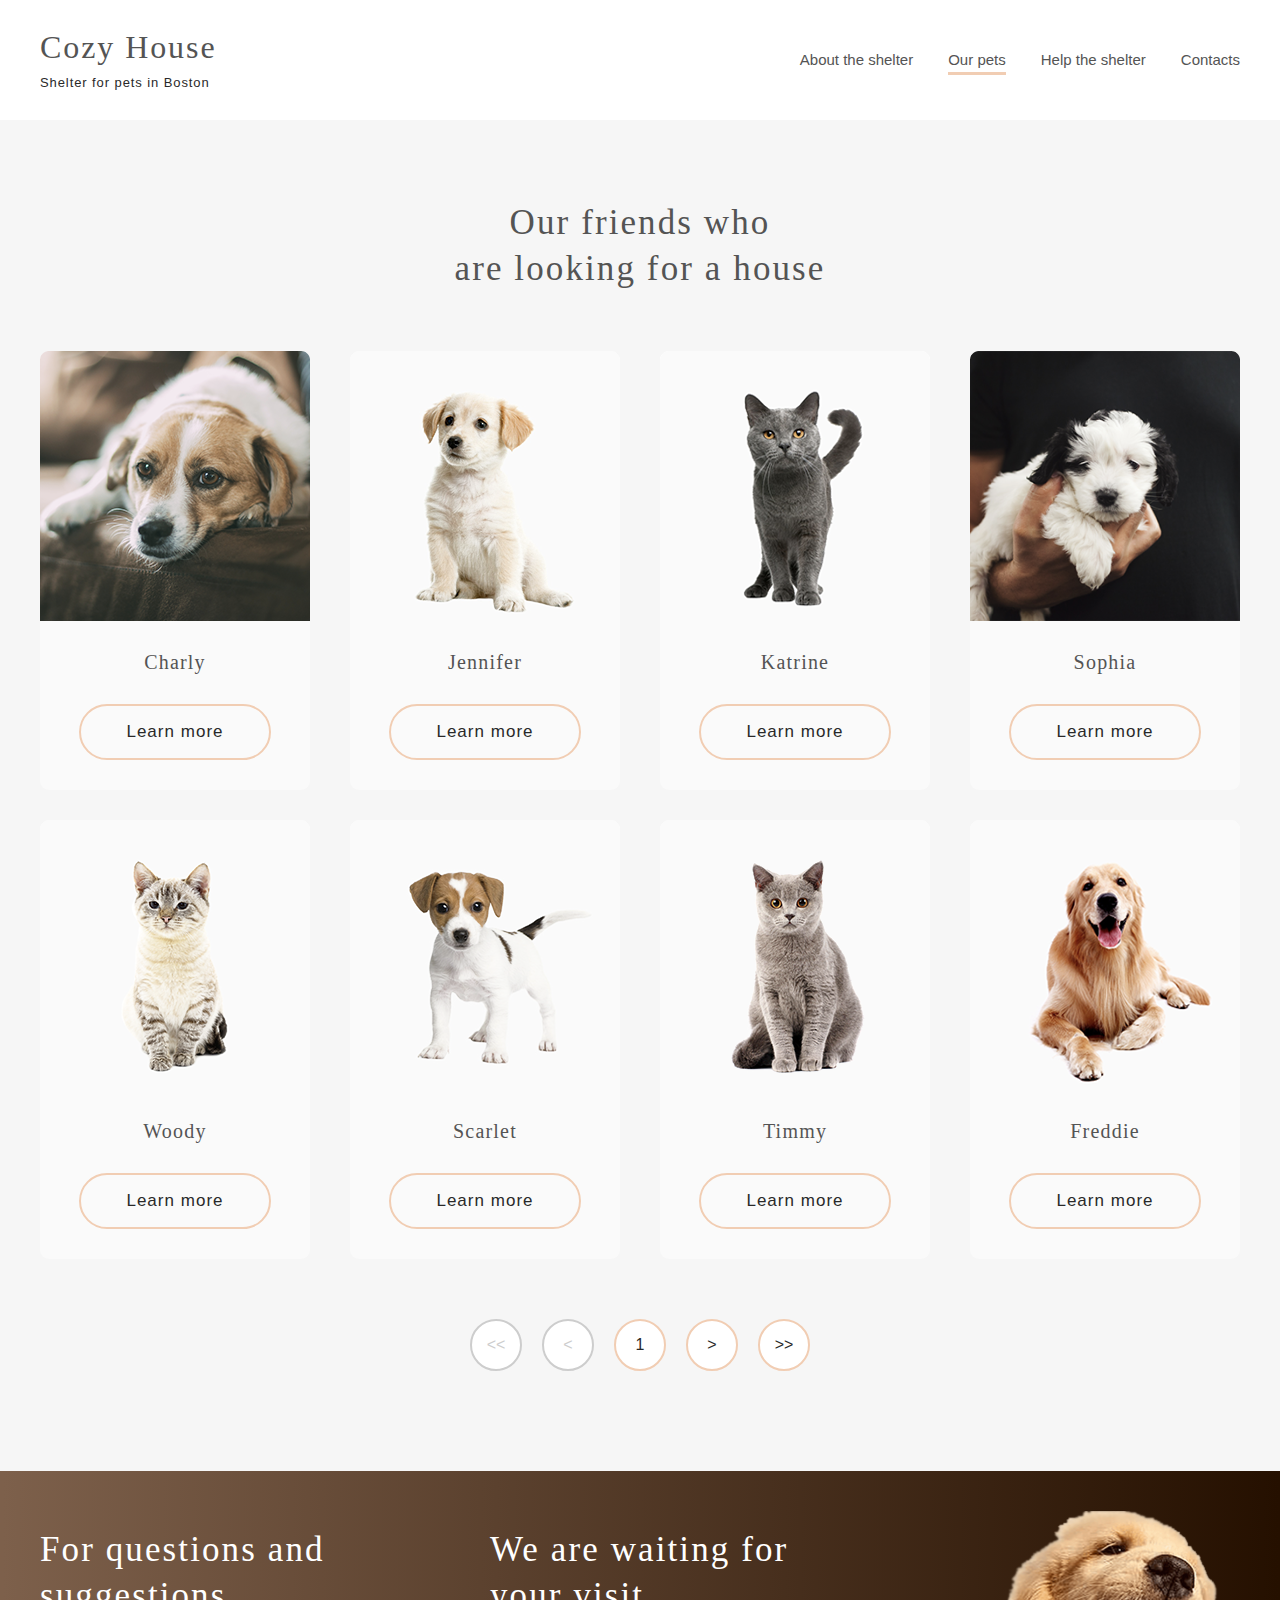
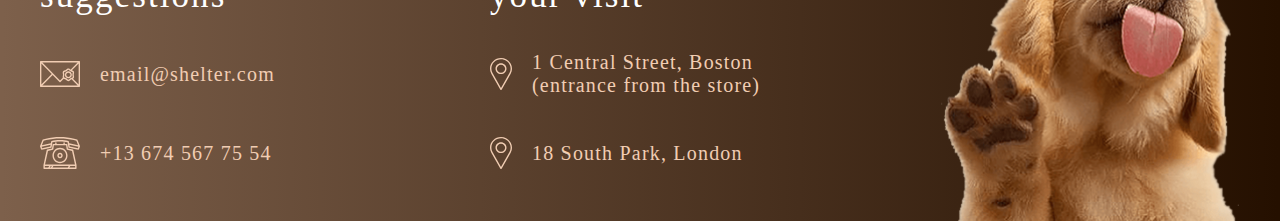
<file: our-pets-page/index.html>
<!DOCTYPE html>
<html lang="en">

<head>
  <meta charset="UTF-8">
  <meta http-equiv="X-UA-Compatible" content="IE=edge">
  <meta name="viewport" content="width=device-width, initial-scale=1.0">
  <meta name="theme-color" content="#ffffff">
  <link rel="icon" href="./favicon/favicon.svg">
  <link rel="mask-icon" href="./favicon/mask-icon.svg" color="#000000">
  <link rel="apple-touch-icon" href="./favicon/apple-touch-icon.png">
  <link rel="manifest" href="./favicon/manifest.json">
  <link rel="stylesheet" href="./css/reset.css">
  <link rel="stylesheet" href="./css/styles.css">
  <title>Cozy House</title>
</head>

<body>

  <!-- header start -->
  <header class="header">
    <div class="flex_wrapper container align">
      <div class="logo">
        <a href="../index.html" class="logo_title">Cozy House</a>
        <p class="logo_text">
          Shelter for pets in Boston
        </p>
      </div>
      <nav class="nav_list">
        <ul class="list_list">
          <li class="list_item">
            <a href="../index.html" class="list_link">About the shelter</a>
          </li>
          <li class="list_item">
            <a href="#!" class="list_link main_list-link">Our pets</a>
          </li>
          <li class="list_item">
            <a href="#!" class="list_link">Help the shelter</a>
          </li>
          <li class="list_item">
            <a href="#!" class="list_link">Contacts</a>
          </li>
        </ul>
        <div class="header_burger">
          <a href="#!"><img src="./imgs/svg/burger.svg" alt="menu"></a>
        </div>
      </nav>
    </div>
  </header>
  <!-- header end -->

  <!-- main start -->
  <main class="main">
    <div class="container">
      <h1 class="main_text">
        Our friends who <br> are looking for a house
      </h1>
      <div class="flex_wrapper pets">
        <a href="#!" class="card_link">
          <div class="pet_card">
            <img src="./imgs/pets-charly.png" alt="pets-charly">
            <p class="name">Charly</p>
            <button class="pet_card_button">Learn more</button>
          </div>
        </a>
        <a href="#!" class="card_link">
          <div class="pet_card">
            <img src="./imgs/pets-jennifer.png" alt="pets-jennifer">
            <p class="name">Jennifer</p>
            <button class="pet_card_button">Learn more</button>
          </div>
        </a>
        <a href="#!" class="card_link">
          <div class="pet_card">
            <img src="./imgs/pets-katrine.png" alt="pets-katrine">
            <p class="name">Katrine</p>
            <button class="pet_card_button">Learn more</button>
          </div>
        </a>
        <a href="#!" class="card_link">
          <div class="pet_card">
            <img src="./imgs/pets-katrine1.png" alt="pets-katrine1">
            <p class="name">Sophia</p>
            <button class="pet_card_button">Learn more</button>
          </div>
        </a>
        <a href="#!" class="card_link">
          <div class="pet_card">
            <img src="./imgs/pets-katrine2.png" alt="pets-katrine2">
            <p class="name">Woody</p>
            <button class="pet_card_button">Learn more</button>
          </div>
        </a>
        <a href="#!" class="card_link">
          <div class="pet_card">
            <img src="./imgs/pets-scarlet.png" alt="pets-scarlet">
            <p class="name">Scarlet</p>
            <button class="pet_card_button">Learn more</button>
          </div>
        </a>
        <a href="#!" class="card_link">
          <div class="pet_card">
            <img src="./imgs/pets-timmy.png" alt="pets-timmy">
            <p class="name">Timmy</p>
            <button class="pet_card_button">Learn more</button>
          </div>
        </a>
        <a href="#!" class="card_link">
          <div class="pet_card">
            <img src="./imgs/pets-woody.png" alt="pets-woody">
            <p class="name">Freddie</p>
            <button class="pet_card_button">Learn more</button>
          </div>
        </a>
      </div>
      <div class="pets_navigator">
        <button class="pets_button disabled">&lt;&lt;</button> <button class="pets_button disabled">&lt;</button>
        <button class="pets_button active_page">1</button><button class="pets_button active_nav">&gt;</button><button
          class="pets_button active_nav">&gt;&gt;</button>
      </div>
    </div>
  </main>
  <!-- main end -->

  <!-- footer start -->
  <footer class="footer">
    <div class="flex_wrapper container">
      <div class="footer_card">
        <h2 class="footer_card-title">For questions and suggestions</h2>
        <p class="email">
          <a class="footer_link mail_link" href="mailto:email@shelter.com">email@shelter.com</a>
        </p>
        <p class="tel">
          <a class="footer_link tel_link" href="tel:+136745677554">+13 674 567 75 54</a>
        </p>
      </div>
      <div class="footer_card">
        <h3 class="footer_card-title">We are waiting for your visit</h3>
        <address class="address">1 Central Street, Boston (entrance from the store)</address>
        <address class="address">18 South Park, London</address>
      </div>
      <img class="footer_puppy" src="./imgs/footer-puppy.png" alt="puppy">
    </div>
  </footer>
  <!-- footer end -->

</body>

</html>
</file>
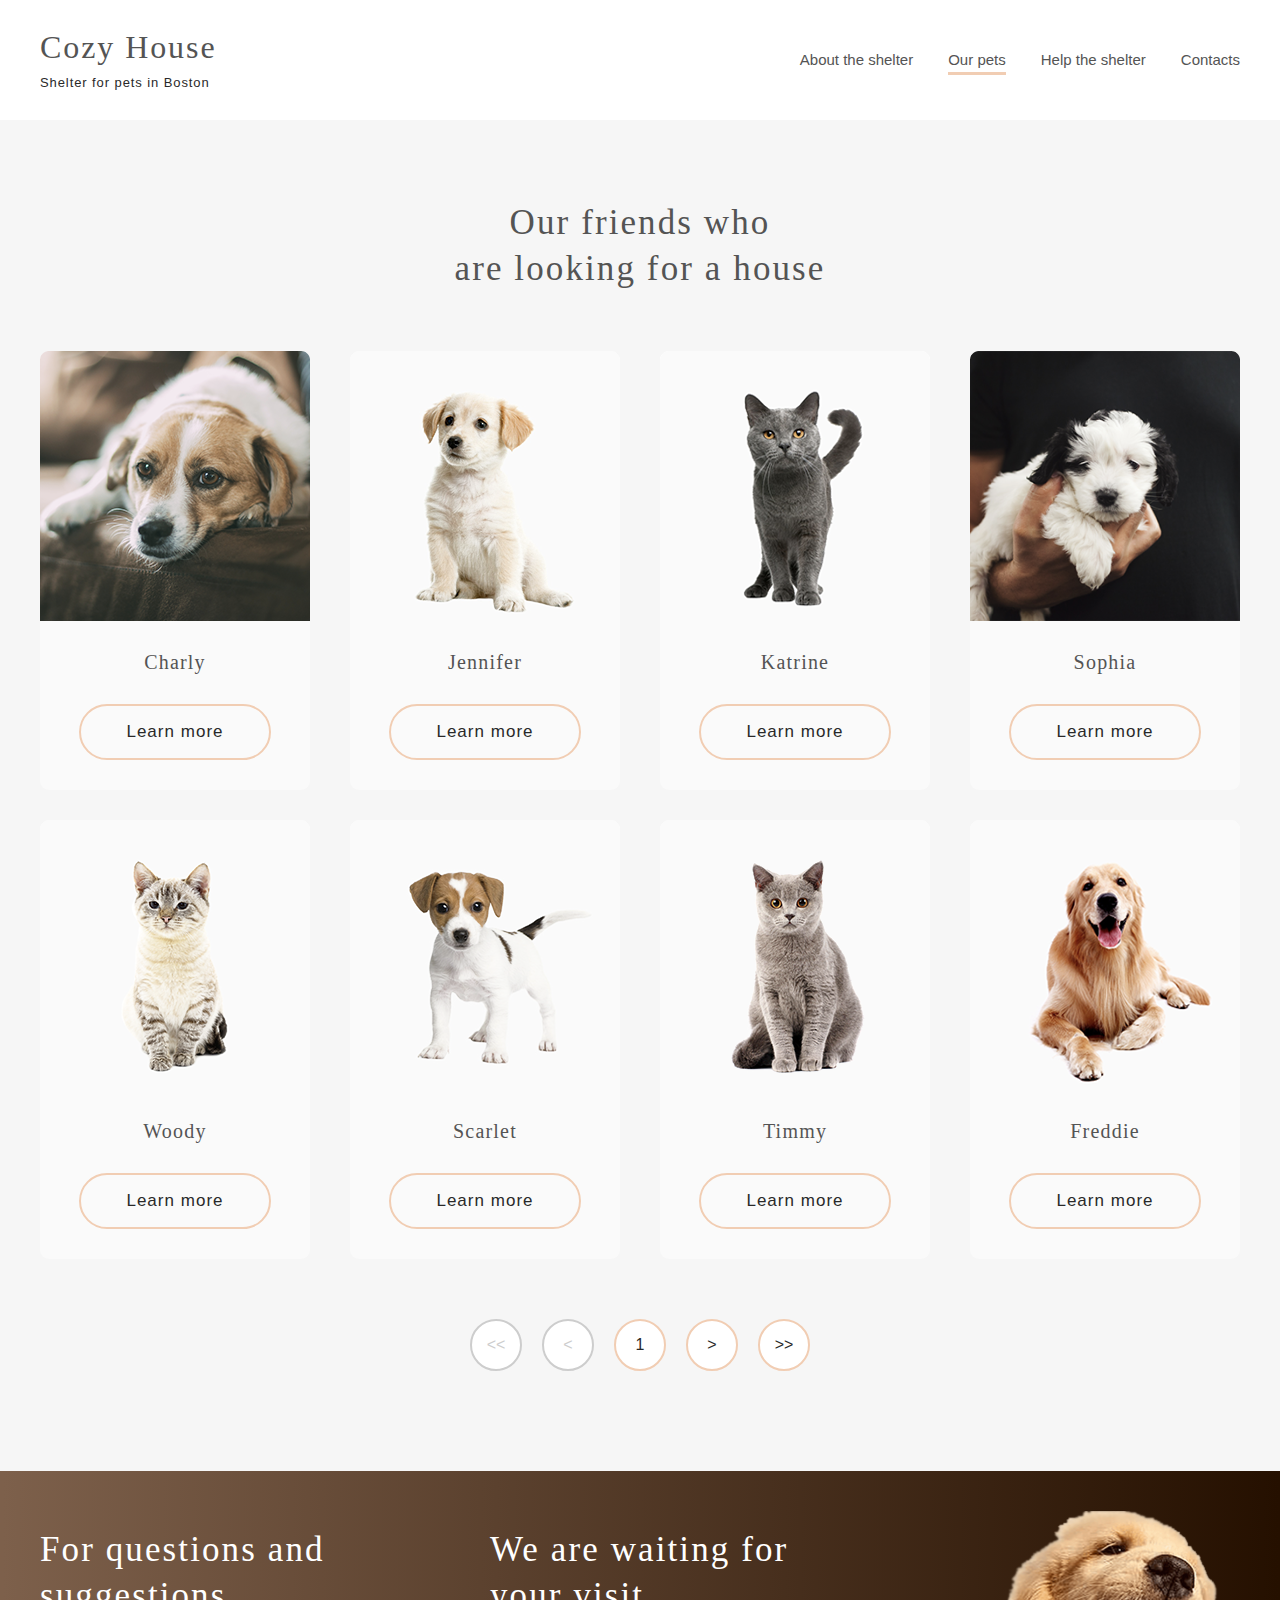
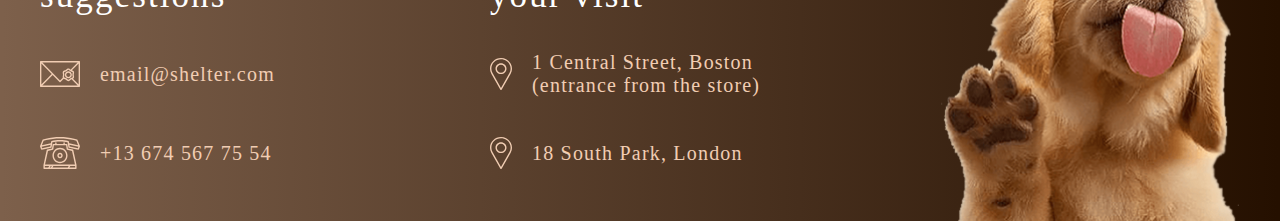
<file: our_pets/index.html>
<!DOCTYPE html>
<html lang="en">

<head>
  <meta charset="UTF-8">
  <meta http-equiv="X-UA-Compatible" content="IE=edge">
  <meta name="viewport" content="width=device-width, initial-scale=1.0">
  <meta name="theme-color" content="#ffffff">
  <link rel="icon" href="./favicon/favicon.svg">
  <link rel="mask-icon" href="./favicon/mask-icon.svg" color="#000000">
  <link rel="apple-touch-icon" href="./favicon/apple-touch-icon.png">
  <link rel="manifest" href="./favicon/manifest.json">
  <link rel="stylesheet" href="./css/reset.css">
  <link rel="stylesheet" href="./css/styles.css">
  <title>Cozy House</title>
</head>

<body>

  <!-- header start -->
  <header class="header">
    <div class="flex_wrapper container align">
      <div class="logo">
        <a href="../main/index.html" class="logo_title">Cozy House</a>
        <p class="logo_text">
          Shelter for pets in Boston
        </p>
      </div>
      <nav class="nav_list">
        <ul class="list_list">
          <li class="list_item">
            <a href="../main/index.html" class="list_link">About the shelter</a>
          </li>
          <li class="list_item">
            <a href="#!" class="list_link main_list-link">Our pets</a>
          </li>
          <li class="list_item">
            <a href="#!" class="list_link">Help the shelter</a>
          </li>
          <li class="list_item">
            <a href="#!" class="list_link">Contacts</a>
          </li>
        </ul>
        <div class="header_burger">
          <a href="#!"><img src="./imgs/svg/burger.svg" alt="menu"></a>
        </div>
      </nav>
    </div>
  </header>
  <!-- header end -->

  <!-- main start -->
  <main class="main">
    <div class="container">
      <h1 class="main_text">
        Our friends who <br> are looking for a house
      </h1>
      <div class="flex_wrapper pets">
        <a href="#!" class="card_link">
          <div class="pet_card">
            <img src="./imgs/pets-charly.png" alt="pets-charly">
            <p class="name">Charly</p>
            <button class="pet_card_button">Learn more</button>
          </div>
        </a>
        <a href="#!" class="card_link">
          <div class="pet_card">
            <img src="./imgs/pets-jennifer.png" alt="pets-jennifer">
            <p class="name">Jennifer</p>
            <button class="pet_card_button">Learn more</button>
          </div>
        </a>
        <a href="#!" class="card_link">
          <div class="pet_card">
            <img src="./imgs/pets-katrine.png" alt="pets-katrine">
            <p class="name">Katrine</p>
            <button class="pet_card_button">Learn more</button>
          </div>
        </a>
        <a href="#!" class="card_link">
          <div class="pet_card">
            <img src="./imgs/pets-katrine1.png" alt="pets-katrine1">
            <p class="name">Sophia</p>
            <button class="pet_card_button">Learn more</button>
          </div>
        </a>
        <a href="#!" class="card_link">
          <div class="pet_card">
            <img src="./imgs/pets-katrine2.png" alt="pets-katrine2">
            <p class="name">Woody</p>
            <button class="pet_card_button">Learn more</button>
          </div>
        </a>
        <a href="#!" class="card_link">
          <div class="pet_card">
            <img src="./imgs/pets-scarlet.png" alt="pets-scarlet">
            <p class="name">Scarlet</p>
            <button class="pet_card_button">Learn more</button>
          </div>
        </a>
        <a href="#!" class="card_link">
          <div class="pet_card">
            <img src="./imgs/pets-timmy.png" alt="pets-timmy">
            <p class="name">Timmy</p>
            <button class="pet_card_button">Learn more</button>
          </div>
        </a>
        <a href="#!" class="card_link">
          <div class="pet_card">
            <img src="./imgs/pets-woody.png" alt="pets-woody">
            <p class="name">Freddie</p>
            <button class="pet_card_button">Learn more</button>
          </div>
        </a>
      </div>
      <div class="pets_navigator">
        <button class="pets_button disabled">&lt;&lt;</button> <button class="pets_button disabled">&lt;</button>
        <button class="pets_button active_page">1</button><button class="pets_button active_nav">&gt;</button><button
          class="pets_button active_nav">&gt;&gt;</button>
      </div>
    </div>
  </main>
  <!-- main end -->

  <!-- footer start -->
  <footer class="footer">
    <div class="flex_wrapper container">
      <div class="footer_card">
        <h2 class="footer_card-title">For questions and suggestions</h2>
        <p class="email">
          <a class="footer_link mail_link" href="mailto:email@shelter.com">email@shelter.com</a>
        </p>
        <p class="tel">
          <a class="footer_link tel_link" href="tel:+136745677554">+13 674 567 75 54</a>
        </p>
      </div>
      <div class="footer_card">
        <h3 class="footer_card-title">We are waiting for your visit</h3>
        <address class="address">1 Central Street, Boston (entrance from the store)</address>
        <address class="address">18 South Park, London</address>
      </div>
      <img class="footer_puppy" src="./imgs/footer-puppy.png" alt="puppy">
    </div>
  </footer>
  <!-- footer end -->

</body>

</html>
</file>
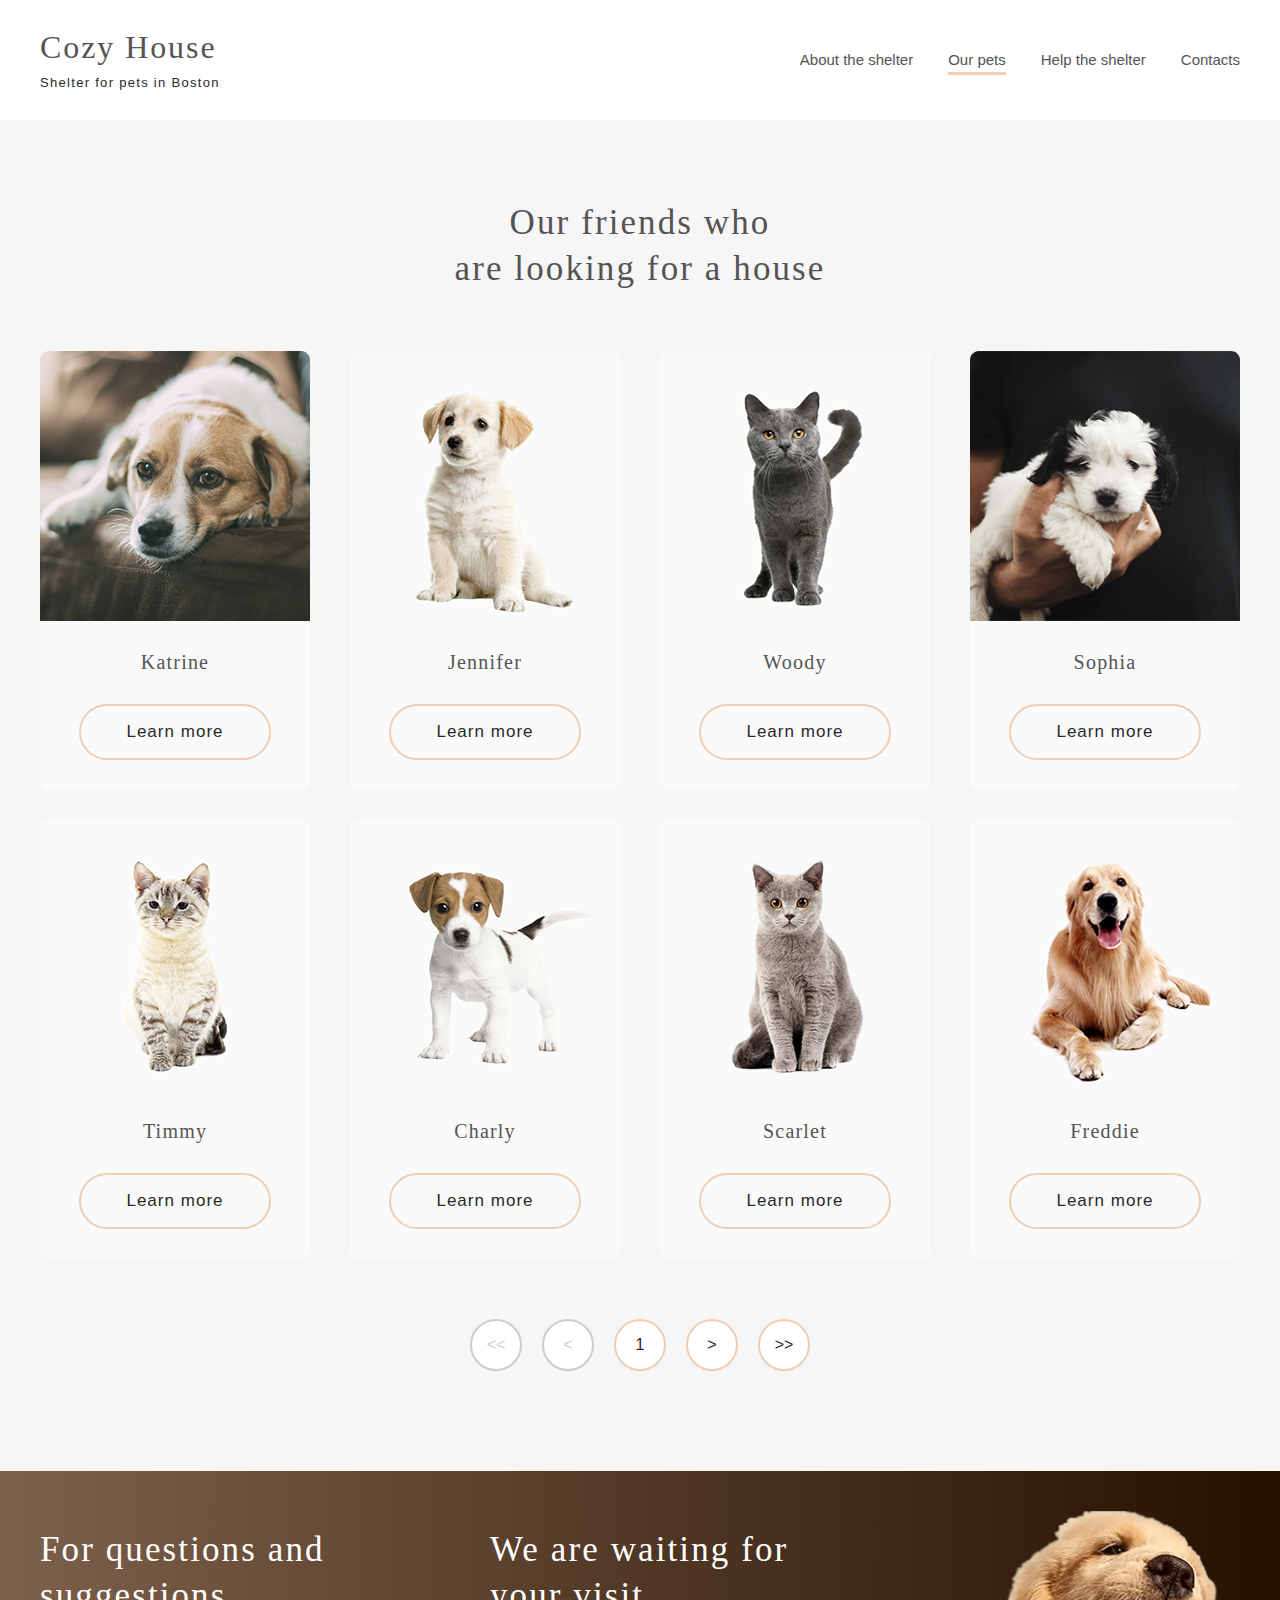
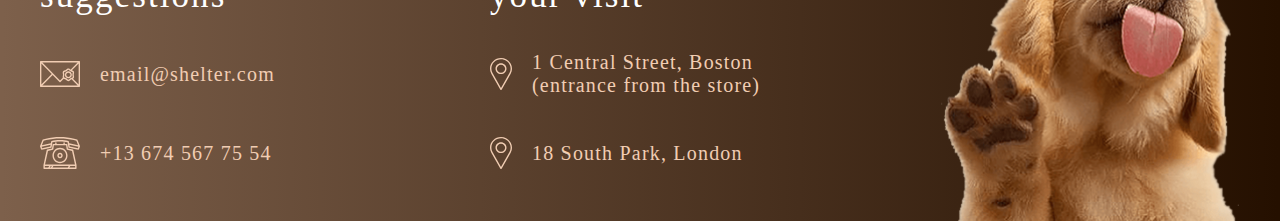
<file: our_pets_1280/index.html>
<!DOCTYPE html>
<html lang="en">

<head>
    <meta charset="UTF-8">
    <meta http-equiv="X-UA-Compatible" content="IE=edge">
    <meta name="viewport" content="width=device-width, initial-scale=1.0">
    <meta name="theme-color" content="#ffffff">
    <link rel="icon" href="./favicon/favicon.svg">
    <link rel="mask-icon" href="./favicon/mask-icon.svg" color="#000000">
    <link rel="apple-touch-icon" href="./favicon/apple-touch-icon.png">
    <link rel="manifest" href="./favicon/manifest.json">
    <link rel="stylesheet" href="./css/styles.css">
    <title>Cozy House</title>
</head>

<body>

    <!-- header start -->
    <header class="header">
        <div class="flex_wrapper container align">
            <div class="logo">
                <a href="../main_1280/index.html" class="logo__title">Cozy House</a>
                <p class="logo__text">
                    Shelter for pets in Boston
                </p>
            </div>
            <nav class="nav__list">
                <ul class="list__list">
                    <li class="list__item">
                        <a href="../main_1280/index.html" class="list__link">About the shelter</a>
                    </li>
                    <li class="list__item">
                        <a href="#!" class="list__link main_list-link">Our pets</a>
                    </li>
                    <li class="list__item">
                        <a href="#!" class="list__link">Help the shelter</a>
                    </li>
                    <li class="list__item">
                        <a href="#!" class="list__link">Contacts</a>
                    </li>
                </ul>
                <div class="header_burger">
                    <a href="#!"><img src="./imgs/svg/Burger.svg" alt="menu"></a>
                </div>
            </nav>
        </div>
    </header>
    <!-- header end -->

    <!-- main start -->
    <main class="main">
        <div class="container">
            <h1 class="main__text">
                Our friends who <br> are looking for a house
            </h1>
            <div class="flex_wrapper pets">
                <a href="#!" class="card__link">
                    <div class="pet_card">
                        <img src="./imgs/pets-charly.png" alt="pets-charly">
                        <p class="name">Katrine</p>
                        <button class="pet_card_button">Learn more</button>
                    </div>
                </a>
                <a href="#!" class="card__link">
                    <div class="pet_card">
                        <img src="./imgs/pets-jennifer.png" alt="pets-jennifer">
                        <p class="name">Jennifer</p>
                        <button class="pet_card_button">Learn more</button>
                    </div>
                </a>
                <a href="#!" class="card__link">
                    <div class="pet_card">
                        <img src="./imgs/pets-katrine.png" alt="pets-katrine">
                        <p class="name">Woody</p>
                        <button class="pet_card_button">Learn more</button>
                    </div>
                </a>
                <a href="#!" class="card__link">
                    <div class="pet_card">
                        <img src="./imgs/pets-katrine1.png" alt="pets-katrine1">
                        <p class="name">Sophia</p>
                        <button class="pet_card_button">Learn more</button>
                    </div>
                </a>
                <a href="#!" class="card__link">
                    <div class="pet_card">
                        <img src="./imgs/pets-katrine2.png" alt="pets-katrine2">
                        <p class="name">Timmy</p>
                        <button class="pet_card_button">Learn more</button>
                    </div>
                </a>
                <a href="#!" class="card__link">
                    <div class="pet_card">
                        <img src="./imgs/pets-scarlet.png" alt="pets-scarlet">
                        <p class="name">Charly</p>
                        <button class="pet_card_button">Learn more</button>
                    </div>
                </a>
                <a href="#!" class="card__link">
                    <div class="pet_card">
                        <img src="./imgs/pets-timmy.png" alt="pets-timmy">
                        <p class="name">Scarlet</p>
                        <button class="pet_card_button">Learn more</button>
                    </div>
                </a>
                <a href="#!" class="card__link">
                    <div class="pet_card">
                        <img src="./imgs/pets-woody.png" alt="pets-woody">
                        <p class="name">Freddie</p>
                        <button class="pet_card_button">Learn more</button>
                    </div>
                </a>
            </div>
            <div class="pets_navigator">
                <button class="pets_button disabled">&lt;&lt;</button> <button
                    class="pets_button disabled">&lt;</button> <button class="pets_button active_page">1</button><button
                    class="pets_button active_nav">&gt;</button><button class="pets_button active_nav">&gt;&gt;</button>
            </div>
        </div>
    </main>
    <!-- main end -->

    <!-- footer start -->
    <footer class="footer">
        <div class="flex_wrapper container">
            <div class="footer_card">
                <h2 class="footer_card-title">For questions and suggestions</h2>
                <p class="email">
                    <a class="footer_link mail_link" href="mailto:email@shelter.com">email@shelter.com</a>
                </p>
                <p class="tel">
                    <a class="footer_link tel_link" href="tel:+136745677554">+13 674 567 75 54</a>
                </p>
            </div>
            <div class="footer_card">
                <h3 class="footer_card-title">We are waiting for your visit</h3>
                <address class="address">1 Central Street, Boston (entrance from the store)</address>
                <address class="address">18 South Park, London</address>
            </div>
            <img class="footer_puppy" src="./imgs/footer-puppy.png" alt="puppy">
        </div>
    </footer>
    <!-- footer end -->

</body>

</html>
</file>
<file: css/styles.css>
body {
  font-family: Georgia, 'Times New Roman', Times, serif;
}

body a:focus {
  outline: none;
}

/*
  ========================================
  header styles start
  ========================================
*/

.header {
  padding-top: 60px;
  background: linear-gradient(90.26deg, #7d604b 0.23%, #251000 99.8%);
}

.container {
  max-width: 1200px;
  margin: 0 auto;
}

.flex_wrapper,
.nav,
.start_screen {
  display: flex;
  justify-content: space-between;
}

.nav {
  align-items: center;
  margin-bottom: 60px;
}

.logo__title {
  display: inline-block;
  margin-bottom: 10px;
  font-size: 32px;
  line-height: 110%;
  letter-spacing: 0.06em;
  text-decoration: none;
  color: #f1cdb3;
}

.logo__text {
  font-family: Arial, Helvetica, sans-serif;
  font-size: 13px;
  line-height: 15px;
  letter-spacing: 0.1em;
  color: #ffffff;
}

.list__list {
  display: flex;
}

.list__item {
  margin-right: 35px;
  font-family: Arial, Helvetica, sans-serif;
  font-size: 15px;
  line-height: 160%;
}

.list__item:last-child {
  margin-right: 0;
}

.list__link {
  padding-bottom: 4px;
  text-decoration: none;
  color: #cdcdcd;
}

.main_list-link {
  border-bottom: 3px solid #f1cdb3;
}

.list__link:active {
  color: #fafafa;
  border-bottom: 3px solid #f1cdb3;
}

.list__link:hover {
  color: #fafafa;
}

.header_burger {
  display: none;
}

.start_screen-content {
  align-self: center;
  margin-bottom: 90px;
  max-width: 39%;
}

.start_title {
  margin-bottom: 42px;
  font-size: 44px;
  line-height: 130%;
  max-width: 70%;
  color: #ffffff;
}

.start_text {
  margin-bottom: 41px;
  font-family: Arial, Helvetica, sans-serif;
  font-size: 15px;
  line-height: 160%;
  color: #cdcdcd;
}

.start_screen-link,
.sec_section-link {
  padding: 15px 45px;
  background: #f1cdb3;
  border: none;
  text-decoration: none;
  border-radius: 100px;
  font-family: Georgia, 'Times New Roman', Times, serif;
  font-size: 17px;
  line-height: 130%;
  letter-spacing: 0.06em;
  color: #292929;
}

.start_screen-link:hover,
.sec_section-link:hover {
  background: #fddcc4;
}

/* header styles end */

/*
  ========================================
  main styles start
  ========================================
*/

/* first section start */

.first_section {
  padding-bottom: 20px;
  background-color: rgb(255, 255, 255);
}

.about_wrap {
  display: flex;
  justify-content: space-evenly;
  align-items: center;
  min-height: 568px;
}

.about {
  flex-basis: 35%;
}

.about_title {
  max-width: 370px;
  margin-bottom: 25px;
  font-size: 35px;
  line-height: 130%;
  letter-spacing: 0.06em;
  color: #545454;
}

.about_text {
  margin-bottom: 25px;
  font-family: Arial, Helvetica, sans-serif;
  font-size: 15px;
  line-height: 160%;
  color: #4c4c4c;
}

.about_text:last-child {
  margin-bottom: 0;
}

/* second section start */

.second_section {
  padding: 80px 0 115px;
  background-color: #f6f6f6;
}

.sec_section-wrap {
  display: flex;
  flex-direction: column;
}

.second-sec_title {
  margin-bottom: 60px;
  text-align: center;
  font-size: 35px;
  line-height: 130%;
  letter-spacing: 0.06em;
  color: #545454;
}

.arrow_button_left,
.arrow_button_right {
  display: flex;
  align-items: center;
  justify-content: center;
  flex-basis: 52px;
  height: 52px;
  border-radius: 100px;
  cursor: pointer;
  border: 2px solid #f1cdb3;
  color: #292929;
  background-color: white;
}

.arrow_button_left {
  background: url(../imgs/svg/arrow_l.svg) no-repeat center;
}

.arrow_button_right {
  background: url(../imgs/svg/arrow_r.svg) no-repeat center;
}

.arrow_button_left:hover,
.arrow_button_right:hover {
  background-color: #fddcc4;
  border: none;
}

.card__link {
  display: inline-block;
  text-decoration: none;
}

.pets {
  align-items: center;
  text-align: center;
  flex-basis: 270px;
}

.pet_card {
  background: #fafafa;
  border-radius: 9px;
  transition: 300ms;
}

.pet_card:hover {
  box-shadow: 0px 0px 10px 0px rgba(0, 0, 0, 0.2);
}

.pet_foto {
  margin-bottom: 30px;
}

.name {
  margin-bottom: 30px;
  font-size: 20px;
  line-height: 23px;
  letter-spacing: 0.06em;
  color: #545454;
}

.pet_card_button {
  padding: 15px 45px;
  margin-bottom: 30px;
  font-size: 17px;
  line-height: 130%;
  letter-spacing: 0.06em;
  color: #292929;
  border: 2px solid #f1cdb3;
  border-radius: 100px;
  background-color: #fafafa;
  transition: 200ms;
}

.pet_card_button:hover {
  background-color: #f1cdb3;
}

.sec_section-button {
  align-self: center;
  margin-top: 75px;
}

/* third section start */

.third_section {
  padding: 80px 0 98px;
  background-color: white;
}

.third_section-wrap {
  display: flex;
  flex-direction: column;
  align-items: center;
}

.third_sec-title {
  text-align: center;
  max-width: 25%;
  margin-bottom: 60px;
  font-size: 35px;
  line-height: 130%;
  letter-spacing: 0.06em;
  color: #545454;
}

.flex_wrapper-help {
  display: flex;
  flex-wrap: wrap;
  text-align: center;
  justify-content: space-between;
}

.break {
  flex-basis: 100%;
}

.help_card {
  margin-bottom: 55px;
}

.help_card1 {
  flex-grow: 3;
}

.help_card img,
.help_card1 img {
  margin-bottom: 30px;
  width: 60px;
  height: 60px;
}

.help_card_text {
  font-size: 20px;
  line-height: 115%;
  letter-spacing: 0.06em;
  color: #545454;
}

/* fourth section start */

.fourth_section {
  padding: 80px 0 100px;
  background: #f6f6f6;
}

.fourth_section-wrap {
  display: flex;
  justify-content: center;
}

.four_sec-img {
  padding: 12px 0;
}

.donation {
  display: flex;
  flex-direction: column;
  justify-content: space-between;
  margin-left: 30px;
  flex-basis: 380px;
}

.donation_title {
  max-width: 70%;
  font-size: 35px;
  line-height: 130%;
  letter-spacing: 0.06em;
  color: #545454;
}

.donation_bank {
  font-size: 15px;
  line-height: 110%;
  letter-spacing: 0.06em;
  color: #545454;
}

.bank_link {
  position: relative;
  max-width: 83%;
  padding: 10px 15px 10px 60px;
  letter-spacing: 0.06em;
  border-radius: 9px;
  font-size: 20px;
  color: #545454;
  text-decoration: none;
  background: #f1cdb3;
}

.bank_link:hover {
  background-color: #fddcc4;
  border: none;
}

.bank_link::before {
  content: '';
  position: absolute;
  background: url(../imgs/svg/credit-card.svg);
  width: 30px;
  height: 23px;
  top: 10px;
  left: 15px;
}

.lower_number {
  vertical-align: -4px;
}

.little_number {
  font-size: 14px;
  font-weight: bolder;
}

.donation_text {
  font-family: Arial, Helvetica, sans-serif;
  font-style: italic;
  font-size: 12px;
  line-height: 18px;
  color: #b2b2b2;
}

/* main styles end */

/*
  ========================================
  footer styles start
  ========================================
*/

.footer {
  padding-top: 40px;
  background: linear-gradient(90.26deg, #7d604b 0.23%, #251000 99.8%);
}

.footer_card {
  max-width: 300px;
}

.footer_card-title {
  padding: 16px 0 33px;
  font-size: 35px;
  line-height: 130%;
  letter-spacing: 0.06em;
  color: #ffffff;
}

footer p {
  margin-bottom: 33px;
  padding-left: 60px;
  min-height: 46px;
  display: flex;
  align-items: center;
}

.footer_link,
.address {
  text-decoration: none;
  font-size: 20px;
  line-height: 115%;
  letter-spacing: 0.06em;
  color: #f1cdb3;
}

.email {
  background: url(../imgs/svg/icon-email.svg) no-repeat left center;
}

.tel {
  background: url(../imgs/svg/icon-phone.svg) no-repeat left center;
}

.mail_link:hover,
.tel_link:hover {
  color: #ffb886;
}

.address {
  display: flex;
  align-items: center;
  margin-bottom: 33px;
  padding-left: 42px;
  min-height: 46px;
  background: url(../imgs/svg/icon-marker.svg) no-repeat left center;
}

/* footer styles end */

@media (max-width: 1200px) {
  .container {
    width: 95%;
  }
}

@media (max-width: 1080px) {
  .start_screen {
    flex-wrap: wrap;
    justify-content: center;
  }

  .start_screen-content {
    display: flex;
    flex-direction: column;
    max-width: 80%;
    align-items: center;
    text-align: center;
  }
}

@media (max-width: 980px) {
  .card__link:nth-of-type(1n + 3) {
    display: none;
  }

  .third_sec-title {
    max-width: 44%;
  }

  .fourth_section {
    padding: 30px 0;
  }

  .fourth_section-wrap {
    flex-direction: column;
    align-items: center;
  }

  .donation {
    justify-content: space-evenly;
    align-items: center;
    text-align: center;
  }

  footer .flex_wrapper {
    flex-wrap: wrap;
    justify-content: space-around;
  }
}

@media (max-width: 830px) {
  .start_puppy {
    display: none;
  }

  .about_wrap {
    flex-direction: column;
    text-align: center;
    padding: 30px 0;
  }

  .about_title {
    max-width: 100%;
  }
}

@media (max-width: 720px) {
  .header {
    padding-top: 20px;
  }

  .nav {
    margin-bottom: 40px;
  }

  .list__list {
    display: none;
  }

  .header_burger {
    display: inline-block;
    padding-right: 19px;
  }

  .start_screen-content {
    margin-bottom: 60px;
  }

  .card__link:nth-of-type(1n + 2) {
    display: none;
  }

  .sec_section-button {
    margin-top: 30px;
  }

  .third_section,
  .second_section {
    padding: 40px 0;
  }

  .third_sec-title {
    max-width: 90%;
  }

  .help_card_text {
    font-size: 15px;
  }

  .flex_wrapper-help {
    justify-content: space-evenly;
  }
}

@media (max-width: 530px) {
  .start_title {
    max-width: 100%;
  }

  .pet_foto {
    max-width: 90%;
  }

  .four_sec-img img {
    width: 80%;
    display: block;
    margin: 0 auto;
  }

  .bank_link {
    max-width: 100%;
    padding-bottom: 15px;
    font-size: small;
  }
}
</file>
<file: main/css/styles.css>
body {
  font-family: Georgia, 'Times New Roman', Times, serif;
}

body a:focus {
  outline: none;
}

/*
  ========================================
  header styles start
  ========================================
*/

.header {
  padding-top: 60px;
  background: linear-gradient(90.26deg, #7d604b 0.23%, #251000 99.8%);
}

.container {
  max-width: 1200px;
  margin: 0 auto;
}

.flex_wrapper,
.nav,
.start_screen {
  display: flex;
  justify-content: space-between;
}

.nav {
  align-items: center;
  margin-bottom: 60px;
}

.logo__title {
  display: inline-block;
  margin-bottom: 10px;
  font-size: 32px;
  line-height: 110%;
  letter-spacing: 0.06em;
  text-decoration: none;
  color: #f1cdb3;
}

.logo__text {
  font-family: Arial, Helvetica, sans-serif;
  font-size: 13px;
  line-height: 15px;
  letter-spacing: 0.1em;
  color: #ffffff;
}

.list__list {
  display: flex;
}

.list__item {
  margin-right: 35px;
  font-family: Arial, Helvetica, sans-serif;
  font-size: 15px;
  line-height: 160%;
}

.list__item:last-child {
  margin-right: 0;
}

.list__link {
  padding-bottom: 4px;
  text-decoration: none;
  color: #cdcdcd;
}

.main_list-link {
  border-bottom: 3px solid #f1cdb3;
}

.list__link:active {
  color: #fafafa;
  border-bottom: 3px solid #f1cdb3;
}

.list__link:hover {
  color: #fafafa;
}

.header_burger {
  display: none;
}

.start_screen-content {
  align-self: center;
  margin-bottom: 90px;
  max-width: 39%;
}

.start_title {
  margin-bottom: 42px;
  font-size: 44px;
  line-height: 130%;
  max-width: 70%;
  color: #ffffff;
}

.start_text {
  margin-bottom: 41px;
  font-family: Arial, Helvetica, sans-serif;
  font-size: 15px;
  line-height: 160%;
  color: #cdcdcd;
}

.start_screen-link,
.sec_section-link {
  padding: 15px 45px;
  background: #f1cdb3;
  border: none;
  text-decoration: none;
  border-radius: 100px;
  font-family: Georgia, 'Times New Roman', Times, serif;
  font-size: 17px;
  line-height: 130%;
  letter-spacing: 0.06em;
  color: #292929;
}

.start_screen-link:hover,
.sec_section-link:hover {
  background: #fddcc4;
}

/* header styles end */

/*
  ========================================
  main styles start
  ========================================
*/

/* first section start */

.first_section {
  padding-bottom: 20px;
  background-color: rgb(255, 255, 255);
}

.about_wrap {
  display: flex;
  justify-content: space-evenly;
  align-items: center;
  min-height: 568px;
}

.about {
  flex-basis: 35%;
}

.about_title {
  max-width: 370px;
  margin-bottom: 25px;
  font-size: 35px;
  line-height: 130%;
  letter-spacing: 0.06em;
  color: #545454;
}

.about_text {
  margin-bottom: 25px;
  font-family: Arial, Helvetica, sans-serif;
  font-size: 15px;
  line-height: 160%;
  color: #4c4c4c;
}

.about_text:last-child {
  margin-bottom: 0;
}

/* second section start */

.second_section {
  padding: 80px 0 115px;
  background-color: #f6f6f6;
}

.sec_section-wrap {
  display: flex;
  flex-direction: column;
}

.second-sec_title {
  margin-bottom: 60px;
  text-align: center;
  font-size: 35px;
  line-height: 130%;
  letter-spacing: 0.06em;
  color: #545454;
}

.arrow_button_left,
.arrow_button_right {
  display: flex;
  align-items: center;
  justify-content: center;
  flex-basis: 52px;
  height: 52px;
  border-radius: 100px;
  cursor: pointer;
  border: 2px solid #f1cdb3;
  color: #292929;
  background-color: white;
}

.arrow_button_left {
  background: url(../imgs/svg/arrow_l.svg) no-repeat center;
}

.arrow_button_right {
  background: url(../imgs/svg/arrow_r.svg) no-repeat center;
}

.arrow_button_left:hover,
.arrow_button_right:hover {
  background-color: #fddcc4;
  border: none;
}

.card__link {
  display: inline-block;
  text-decoration: none;
}

.pets {
  align-items: center;
  text-align: center;
  flex-basis: 270px;
}

.pet_card {
  background: #fafafa;
  border-radius: 9px;
  transition: 300ms;
}

.pet_card:hover {
  box-shadow: 0px 0px 10px 0px rgba(0, 0, 0, 0.2);
}

.pet_foto {
  margin-bottom: 30px;
}

.name {
  margin-bottom: 30px;
  font-size: 20px;
  line-height: 23px;
  letter-spacing: 0.06em;
  color: #545454;
}

.pet_card_button {
  padding: 15px 45px;
  margin-bottom: 30px;
  font-size: 17px;
  line-height: 130%;
  letter-spacing: 0.06em;
  color: #292929;
  border: 2px solid #f1cdb3;
  border-radius: 100px;
  background-color: #fafafa;
  transition: 200ms;
}

.pet_card_button:hover {
  background-color: #f1cdb3;
}

.sec_section-button {
  align-self: center;
  margin-top: 75px;
}

/* third section start */

.third_section {
  padding: 80px 0 98px;
  background-color: white;
}

.third_section-wrap {
  display: flex;
  flex-direction: column;
  align-items: center;
}

.third_sec-title {
  text-align: center;
  max-width: 25%;
  margin-bottom: 60px;
  font-size: 35px;
  line-height: 130%;
  letter-spacing: 0.06em;
  color: #545454;
}

.flex_wrapper-help {
  display: flex;
  flex-wrap: wrap;
  text-align: center;
  justify-content: space-between;
}

.break {
  flex-basis: 100%;
}

.help_card {
  margin-bottom: 55px;
}

.help_card1 {
  flex-grow: 3;
}

.help_card img,
.help_card1 img {
  margin-bottom: 30px;
  width: 60px;
  height: 60px;
}

.help_card_text {
  font-size: 20px;
  line-height: 115%;
  letter-spacing: 0.06em;
  color: #545454;
}

/* fourth section start */

.fourth_section {
  padding: 80px 0 100px;
  background: #f6f6f6;
}

.fourth_section-wrap {
  display: flex;
  justify-content: center;
}

.four_sec-img {
  padding: 12px 0;
}

.donation {
  display: flex;
  flex-direction: column;
  justify-content: space-between;
  margin-left: 30px;
  flex-basis: 380px;
}

.donation_title {
  max-width: 70%;
  font-size: 35px;
  line-height: 130%;
  letter-spacing: 0.06em;
  color: #545454;
}

.donation_bank {
  font-size: 15px;
  line-height: 110%;
  letter-spacing: 0.06em;
  color: #545454;
}

.bank_link {
  position: relative;
  max-width: 83%;
  padding: 10px 15px 10px 60px;
  letter-spacing: 0.06em;
  border-radius: 9px;
  font-size: 20px;
  color: #545454;
  text-decoration: none;
  background: #f1cdb3;
}

.bank_link:hover {
  background-color: #fddcc4;
  border: none;
}

.bank_link::before {
  content: '';
  position: absolute;
  background: url(../imgs/svg/credit-card.svg);
  width: 30px;
  height: 23px;
  top: 10px;
  left: 15px;
}

.lower_number {
  vertical-align: -4px;
}

.little_number {
  font-size: 14px;
  font-weight: bolder;
}

.donation_text {
  font-family: Arial, Helvetica, sans-serif;
  font-style: italic;
  font-size: 12px;
  line-height: 18px;
  color: #b2b2b2;
}

/* main styles end */

/*
  ========================================
  footer styles start
  ========================================
*/

.footer {
  padding-top: 40px;
  background: linear-gradient(90.26deg, #7d604b 0.23%, #251000 99.8%);
}

.footer_card {
  max-width: 300px;
}

.footer_card-title {
  padding: 16px 0 33px;
  font-size: 35px;
  line-height: 130%;
  letter-spacing: 0.06em;
  color: #ffffff;
}

footer p {
  margin-bottom: 33px;
  padding-left: 60px;
  min-height: 46px;
  display: flex;
  align-items: center;
}

.footer_link,
.address {
  text-decoration: none;
  font-size: 20px;
  line-height: 115%;
  letter-spacing: 0.06em;
  color: #f1cdb3;
}

.email {
  background: url(../imgs/svg/icon-email.svg) no-repeat left center;
}

.tel {
  background: url(../imgs/svg/icon-phone.svg) no-repeat left center;
}

.mail_link:hover,
.tel_link:hover {
  color: #ffb886;
}

.address {
  display: flex;
  align-items: center;
  margin-bottom: 33px;
  padding-left: 42px;
  min-height: 46px;
  background: url(../imgs/svg/icon-marker.svg) no-repeat left center;
}

/* footer styles end */

@media (max-width: 1200px) {
  .container {
    width: 95%;
  }
}

@media (max-width: 1080px) {
  .start_screen {
    flex-wrap: wrap;
    justify-content: center;
  }

  .start_screen-content {
    display: flex;
    flex-direction: column;
    max-width: 80%;
    align-items: center;
    text-align: center;
  }
}

@media (max-width: 980px) {
  .card__link:nth-of-type(1n + 3) {
    display: none;
  }

  .third_sec-title {
    max-width: 44%;
  }

  .fourth_section {
    padding: 30px 0;
  }

  .fourth_section-wrap {
    flex-direction: column;
    align-items: center;
  }

  .donation {
    justify-content: space-evenly;
    align-items: center;
    text-align: center;
  }

  footer .flex_wrapper {
    flex-wrap: wrap;
    justify-content: space-around;
  }
}

@media (max-width: 830px) {
  .start_puppy {
    display: none;
  }

  .about_wrap {
    flex-direction: column;
    text-align: center;
    padding: 30px 0;
  }

  .about_title {
    max-width: 100%;
  }
}

@media (max-width: 720px) {
  .header {
    padding-top: 20px;
  }

  .nav {
    margin-bottom: 40px;
  }

  .list__list {
    display: none;
  }

  .header_burger {
    display: inline-block;
    padding-right: 19px;
  }

  .start_screen-content {
    margin-bottom: 60px;
  }

  .card__link:nth-of-type(1n + 2) {
    display: none;
  }

  .sec_section-button {
    margin-top: 30px;
  }

  .third_section,
  .second_section {
    padding: 40px 0;
  }

  .third_sec-title {
    max-width: 90%;
  }

  .help_card_text {
    font-size: 15px;
  }

  .flex_wrapper-help {
    justify-content: space-evenly;
  }
}

@media (max-width: 530px) {
  .start_title {
    max-width: 100%;
  }

  .pet_foto {
    max-width: 90%;
  }

  .four_sec-img img {
    width: 80%;
    display: block;
    margin: 0 auto;
  }

  .bank_link {
    max-width: 100%;
    padding-bottom: 15px;
    font-size: small;
  }
}
</file>
<file: our-pets-page/css/styles.css>
body {
  font-family: Georgia, 'Times New Roman', Times, serif;
}

body a:focus {
  outline: none;
}

/*
  ========================================
  header styles start
  ========================================
*/

.header {
  margin: 30px 0 30px;
  background-color: white;
}

.container {
  max-width: 1200px;
  margin: 0 auto;
}

.flex_wrapper {
  display: flex;
  justify-content: space-between;
}

.align {
  align-items: center;
}

.logo_title {
  display: inline-block;
  margin-bottom: 10px;
  font-size: 32px;
  line-height: 110%;
  letter-spacing: 0.06em;
  text-decoration: none;
  color: #545454;
}

.logo_text {
  font-family: Arial, Helvetica, sans-serif;
  font-size: 13px;
  line-height: 15px;
  letter-spacing: 0.07em;
  color: #292929;
}

.list_list {
  display: flex;
}

.list_item {
  font-family: Arial, Helvetica, sans-serif;
  font-size: 15px;
  line-height: 160%;
  margin-right: 35px;
}

.list_item:last-child {
  margin-right: 0;
}

.list_link {
  text-decoration: none;
  color: #545454;
  padding-bottom: 4px;
}

.main_list-link {
  border-bottom: 3px solid #f1cdb3;
}

.list_link:hover {
  color: #000000;
}

.list_link:active {
  color: #545454;
  border-bottom: 3px solid #f1cdb3;
}

.header_burger {
  display: none;
}

/* header styles end */

/*
  ========================================
  main styles start
  ========================================
*/

main {
  padding: 80px 0 100px;
  background: #f6f6f6;
}

.main_text {
  margin-bottom: 60px;
  font-size: 35px;
  line-height: 130%;
  text-align: center;
  letter-spacing: 0.06em;
  color: #545454;
}

.pets {
  flex-wrap: wrap;
  text-align: center;
  flex-basis: 270px;
}

.card_link {
  display: inline-block;
  text-decoration: none;
  margin-bottom: 30px;
}

.pet_card {
  background: #fafafa;
  border-radius: 9px;
  transition: 300ms;
}

.pet_card:hover {
  background: #ffffff;
  box-shadow: 0px 0px 10px 0px rgba(0, 0, 0, 0.2);
}

main img {
  margin-bottom: 30px;
}

.name {
  margin-bottom: 30px;
  font-size: 20px;
  line-height: 23px;
  letter-spacing: 0.06em;
  color: #545454;
}

.pet_card_button {
  padding: 15px 45px;
  margin-bottom: 30px;
  font-size: 17px;
  line-height: 130%;
  letter-spacing: 0.06em;
  color: #292929;
  border: 2px solid #f1cdb3;
  border-radius: 100px;
  background-color: #fafafa;
  transition: 200ms;
}

.pet_card_button:hover {
  background: #f1cdb3;
}

.pets_navigator {
  width: 340px;
  margin: 30px auto 0;
  display: flex;
  justify-content: space-between;
}

.pets_button {
  display: flex;
  align-items: center;
  justify-content: center;
  flex-basis: 52px;
  height: 52px;
  border-radius: 100px;
  cursor: pointer;
}

.disabled {
  border: 2px solid #cdcdcd;
  color: #cdcdcd;
  background-color: white;
}

.active_page,
.active_nav {
  border: 2px solid #f1cdb3;
  color: #292929;
  background-color: white;
}

.active_nav:hover,
.active_page:hover {
  border: none;
  background: #fddcc4;
  color: #292929;
}

.active_nav:active,
.active_page:active {
  border: none;
  background: #f1cdb3;
  color: #292929;
}

/* main styles end */

/*
  ========================================
  footer styles start
  ========================================
*/

.footer {
  padding-top: 40px;
  background: linear-gradient(90.26deg, #7d604b 0.23%, #251000 99.8%);
}

.footer_card {
  width: 300px;
}

.footer_card-title {
  padding: 16px 0 33px;
  font-size: 35px;
  line-height: 130%;
  letter-spacing: 0.06em;
  color: #ffffff;
}

footer p {
  display: flex;
  margin-bottom: 33px;
  padding-left: 60px;
  min-height: 46px;
  align-items: center;
}

.footer_link,
.address {
  text-decoration: none;
  font-size: 20px;
  line-height: 115%;
  letter-spacing: 0.06em;
  color: #f1cdb3;
}

.email {
  background: url(../imgs/svg/icon-email.svg) no-repeat left center;
}

.tel {
  background: url(../imgs/svg/icon-phone.svg) no-repeat left center;
}

.address {
  display: flex;
  align-items: center;
  margin-bottom: 33px;
  padding-left: 42px;
  min-height: 46px;
  background: url(../imgs/svg/icon-marker.svg) no-repeat left center;
}

.footer_puppy {
  flex-basis: 300px;
}

/* footer styles end */

@media (max-width: 1200px) {
  .container {
    width: 95%;
  }
}

@media (max-width: 1150px) {
  main .flex_wrapper {
    justify-content: space-evenly;
  }
}

@media (max-width: 850px) {
  main .flex_wrapper {
    justify-content: space-evenly;
  }

  main {
    padding-top: 70px;
  }

  .main_text {
    margin-bottom: 40px;
  }

  .card_link:nth-of-type(1n + 7) {
    display: none;
  }

  footer .flex_wrapper {
    flex-wrap: wrap;
    justify-content: space-around;
  }
}

@media (max-width: 670px) {
  .list_list {
    display: none;
  }

  .header_burger {
    display: inline-block;
    padding-right: 19px;
  }

  main {
    padding-top: 40px;
  }

  .main_text {
    margin-bottom: 49px;
    font-size: 25px;
  }

  .pets_navigator {
    width: 300px;
  }

  footer.flex_wrapper {
    text-align: center;
    justify-content: space-around;
  }
}
</file>
<file: our_pets/css/styles.css>
body {
  font-family: Georgia, 'Times New Roman', Times, serif;
}

body a:focus {
  outline: none;
}

/*
  ========================================
  header styles start
  ========================================
*/

.header {
  margin: 30px 0 30px;
  background-color: white;
}

.container {
  max-width: 1200px;
  margin: 0 auto;
}

.flex_wrapper {
  display: flex;
  justify-content: space-between;
}

.align {
  align-items: center;
}

.logo_title {
  display: inline-block;
  margin-bottom: 10px;
  font-size: 32px;
  line-height: 110%;
  letter-spacing: 0.06em;
  text-decoration: none;
  color: #545454;
}

.logo_text {
  font-family: Arial, Helvetica, sans-serif;
  font-size: 13px;
  line-height: 15px;
  letter-spacing: 0.07em;
  color: #292929;
}

.list_list {
  display: flex;
}

.list_item {
  font-family: Arial, Helvetica, sans-serif;
  font-size: 15px;
  line-height: 160%;
  margin-right: 35px;
}

.list_item:last-child {
  margin-right: 0;
}

.list_link {
  text-decoration: none;
  color: #545454;
  padding-bottom: 4px;
}

.main_list-link {
  border-bottom: 3px solid #f1cdb3;
}

.list_link:hover {
  color: #000000;
}

.list_link:active {
  color: #545454;
  border-bottom: 3px solid #f1cdb3;
}

.header_burger {
  display: none;
}

/* header styles end */

/*
  ========================================
  main styles start
  ========================================
*/

main {
  padding: 80px 0 100px;
  background: #f6f6f6;
}

.main_text {
  margin-bottom: 60px;
  font-size: 35px;
  line-height: 130%;
  text-align: center;
  letter-spacing: 0.06em;
  color: #545454;
}

.pets {
  flex-wrap: wrap;
  text-align: center;
  flex-basis: 270px;
}

.card_link {
  display: inline-block;
  text-decoration: none;
  margin-bottom: 30px;
}

.pet_card {
  background: #fafafa;
  border-radius: 9px;
  transition: 300ms;
}

.pet_card:hover {
  background: #ffffff;
  box-shadow: 0px 0px 10px 0px rgba(0, 0, 0, 0.2);
}

main img {
  margin-bottom: 30px;
}

.name {
  margin-bottom: 30px;
  font-size: 20px;
  line-height: 23px;
  letter-spacing: 0.06em;
  color: #545454;
}

.pet_card_button {
  padding: 15px 45px;
  margin-bottom: 30px;
  font-size: 17px;
  line-height: 130%;
  letter-spacing: 0.06em;
  color: #292929;
  border: 2px solid #f1cdb3;
  border-radius: 100px;
  background-color: #fafafa;
  transition: 200ms;
}

.pet_card_button:hover {
  background: #f1cdb3;
}

.pets_navigator {
  width: 340px;
  margin: 30px auto 0;
  display: flex;
  justify-content: space-between;
}

.pets_button {
  display: flex;
  align-items: center;
  justify-content: center;
  flex-basis: 52px;
  height: 52px;
  border-radius: 100px;
  cursor: pointer;
}

.disabled {
  border: 2px solid #cdcdcd;
  color: #cdcdcd;
  background-color: white;
}

.active_page,
.active_nav {
  border: 2px solid #f1cdb3;
  color: #292929;
  background-color: white;
}

.active_nav:hover,
.active_page:hover {
  border: none;
  background: #fddcc4;
  color: #292929;
}

.active_nav:active,
.active_page:active {
  border: none;
  background: #f1cdb3;
  color: #292929;
}

/* main styles end */

/*
  ========================================
  footer styles start
  ========================================
*/

.footer {
  padding-top: 40px;
  background: linear-gradient(90.26deg, #7d604b 0.23%, #251000 99.8%);
}

.footer_card {
  width: 300px;
}

.footer_card-title {
  padding: 16px 0 33px;
  font-size: 35px;
  line-height: 130%;
  letter-spacing: 0.06em;
  color: #ffffff;
}

footer p {
  display: flex;
  margin-bottom: 33px;
  padding-left: 60px;
  min-height: 46px;
  align-items: center;
}

.footer_link,
.address {
  text-decoration: none;
  font-size: 20px;
  line-height: 115%;
  letter-spacing: 0.06em;
  color: #f1cdb3;
}

.email {
  background: url(../imgs/svg/icon-email.svg) no-repeat left center;
}

.tel {
  background: url(../imgs/svg/icon-phone.svg) no-repeat left center;
}

.address {
  display: flex;
  align-items: center;
  margin-bottom: 33px;
  padding-left: 42px;
  min-height: 46px;
  background: url(../imgs/svg/icon-marker.svg) no-repeat left center;
}

.footer_puppy {
  flex-basis: 300px;
}

/* footer styles end */

@media (max-width: 1200px) {
  .container {
    width: 95%;
  }
}

@media (max-width: 1150px) {
  main .flex_wrapper {
    justify-content: space-evenly;
  }
}

@media (max-width: 850px) {
  main .flex_wrapper {
    justify-content: space-evenly;
  }

  main {
    padding-top: 70px;
  }

  .main_text {
    margin-bottom: 40px;
  }

  .card_link:nth-of-type(1n + 7) {
    display: none;
  }

  footer .flex_wrapper {
    flex-wrap: wrap;
    justify-content: space-around;
  }
}

@media (max-width: 670px) {
  .list_list {
    display: none;
  }

  .header_burger {
    display: inline-block;
    padding-right: 19px;
  }

  main {
    padding-top: 40px;
  }

  .main_text {
    margin-bottom: 49px;
    font-size: 25px;
  }

  .pets_navigator {
    width: 300px;
  }

  footer.flex_wrapper {
    text-align: center;
    justify-content: space-around;
  }
}
</file>
<file: main_1280/css/styles.css>
/* http://meyerweb.com/eric/tools/css/reset/
   v2.0-modified | 20110126
   License: none (public domain)
*/

html,
body,
div,
span,
applet,
object,
iframe,
h1,
h2,
h3,
h4,
h5,
h6,
p,
blockquote,
pre,
a,
abbr,
acronym,
address,
big,
cite,
code,
del,
dfn,
em,
img,
ins,
kbd,
q,
s,
samp,
small,
strike,
strong,
sub,
sup,
tt,
var,
b,
u,
i,
center,
dl,
dt,
dd,
ol,
ul,
li,
fieldset,
form,
label,
legend,
table,
caption,
tbody,
tfoot,
thead,
tr,
th,
td,
article,
aside,
canvas,
details,
embed,
figure,
figcaption,
footer,
header,
hgroup,
menu,
nav,
output,
ruby,
section,
summary,
time,
mark,
audio,
video {
    margin: 0;
    padding: 0;
    border: 0;
    font-size: 100%;
    font: inherit;
    vertical-align: baseline;
}

/* make sure to set some focus styles for accessibility */
:focus {
    outline: 0;
}

/* HTML5 display-role reset for older browsers */
article,
aside,
details,
figcaption,
figure,
footer,
header,
hgroup,
menu,
nav,
section {
    display: block;
}

body {
    line-height: 1;
}

ol,
ul {
    list-style: none;
}

blockquote,
q {
    quotes: none;
}

blockquote:before,
blockquote:after,
q:before,
q:after {
    content: '';
    content: none;
}

table {
    border-collapse: collapse;
    border-spacing: 0;
}

input[type=search]::-webkit-search-cancel-button,
input[type=search]::-webkit-search-decoration,
input[type=search]::-webkit-search-results-button,
input[type=search]::-webkit-search-results-decoration {
    -webkit-appearance: none;
    -moz-appearance: none;
}

input[type=search] {
    -webkit-appearance: none;
    -moz-appearance: none;
    -webkit-box-sizing: content-box;
    -moz-box-sizing: content-box;
    box-sizing: content-box;
}

textarea {
    overflow: auto;
    vertical-align: top;
    resize: vertical;
}

/**
 * Correct `inline-block` display not defined in IE 6/7/8/9 and Firefox 3.
 */

audio,
canvas,
video {
    display: inline-block;
    *display: inline;
    *zoom: 1;
    max-width: 100%;
}

/**
 * Prevent modern browsers from displaying `audio` without controls.
 * Remove excess height in iOS 5 devices.
 */

audio:not([controls]) {
    display: none;
    height: 0;
}

/**
 * Address styling not present in IE 7/8/9, Firefox 3, and Safari 4.
 * Known issue: no IE 6 support.
 */

[hidden] {
    display: none;
}

/**
 * 1. Correct text resizing oddly in IE 6/7 when body `font-size` is set using
 *    `em` units.
 * 2. Prevent iOS text size adjust after orientation change, without disabling
 *    user zoom.
 */

html {
    font-size: 100%;
    /* 1 */
    -webkit-text-size-adjust: 100%;
    /* 2 */
    -ms-text-size-adjust: 100%;
    /* 2 */
}

/**
 * Address `outline` inconsistency between Chrome and other browsers.
 */

a:focus {
    outline: thin dotted;
}

/**
 * Improve readability when focused and also mouse hovered in all browsers.
 */

a:active,
a:hover {
    outline: 0;
}

/**
 * 1. Remove border when inside `a` element in IE 6/7/8/9 and Firefox 3.
 * 2. Improve image quality when scaled in IE 7.
 */

img {
    border: 0;
    /* 1 */
    -ms-interpolation-mode: bicubic;
    /* 2 */
}

/**
 * Address margin not present in IE 6/7/8/9, Safari 5, and Opera 11.
 */

figure {
    margin: 0;
}

/**
 * Correct margin displayed oddly in IE 6/7.
 */

form {
    margin: 0;
}

/**
 * Define consistent border, margin, and padding.
 */

fieldset {
    border: 1px solid #c0c0c0;
    margin: 0 2px;
    padding: 0.35em 0.625em 0.75em;
}

/**
 * 1. Correct color not being inherited in IE 6/7/8/9.
 * 2. Correct text not wrapping in Firefox 3.
 * 3. Correct alignment displayed oddly in IE 6/7.
 */

legend {
    border: 0;
    /* 1 */
    padding: 0;
    white-space: normal;
    /* 2 */
    *margin-left: -7px;
    /* 3 */
}

/**
 * 1. Correct font size not being inherited in all browsers.
 * 2. Address margins set differently in IE 6/7, Firefox 3+, Safari 5,
 *    and Chrome.
 * 3. Improve appearance and consistency in all browsers.
 */

button,
input,
select,
textarea {
    font-size: 100%;
    /* 1 */
    margin: 0;
    /* 2 */
    vertical-align: baseline;
    /* 3 */
    *vertical-align: middle;
    /* 3 */
}

/**
 * Address Firefox 3+ setting `line-height` on `input` using `!important` in
 * the UA stylesheet.
 */

button,
input {
    line-height: normal;
}

/**
 * Address inconsistent `text-transform` inheritance for `button` and `select`.
 * All other form control elements do not inherit `text-transform` values.
 * Correct `button` style inheritance in Chrome, Safari 5+, and IE 6+.
 * Correct `select` style inheritance in Firefox 4+ and Opera.
 */

button,
select {
    text-transform: none;
}

/**
 * 1. Avoid the WebKit bug in Android 4.0.* where (2) destroys native `audio`
 *    and `video` controls.
 * 2. Correct inability to style clickable `input` types in iOS.
 * 3. Improve usability and consistency of cursor style between image-type
 *    `input` and others.
 * 4. Remove inner spacing in IE 7 without affecting normal text inputs.
 *    Known issue: inner spacing remains in IE 6.
 */

button,
html input[type="button"],
/* 1 */
input[type="reset"],
input[type="submit"] {
    -webkit-appearance: button;
    /* 2 */
    cursor: pointer;
    /* 3 */
    *overflow: visible;
    /* 4 */
}

/**
 * Re-set default cursor for disabled elements.
 */

button[disabled],
html input[disabled] {
    cursor: default;
}

/**
 * 1. Address box sizing set to content-box in IE 8/9.
 * 2. Remove excess padding in IE 8/9.
 * 3. Remove excess padding in IE 7.
 *    Known issue: excess padding remains in IE 6.
 */

input[type="checkbox"],
input[type="radio"] {
    box-sizing: border-box;
    /* 1 */
    padding: 0;
    /* 2 */
    *height: 13px;
    /* 3 */
    *width: 13px;
    /* 3 */
}

/**
 * 1. Address `appearance` set to `searchfield` in Safari 5 and Chrome.
 * 2. Address `box-sizing` set to `border-box` in Safari 5 and Chrome
 *    (include `-moz` to future-proof).
 */

input[type="search"] {
    -webkit-appearance: textfield;
    /* 1 */
    -moz-box-sizing: content-box;
    -webkit-box-sizing: content-box;
    /* 2 */
    box-sizing: content-box;
}

/**
 * Remove inner padding and search cancel button in Safari 5 and Chrome
 * on OS X.
 */

input[type="search"]::-webkit-search-cancel-button,
input[type="search"]::-webkit-search-decoration {
    -webkit-appearance: none;
}

/**
 * Remove inner padding and border in Firefox 3+.
 */

button::-moz-focus-inner,
input::-moz-focus-inner {
    border: 0;
    padding: 0;
}

/**
 * 1. Remove default vertical scrollbar in IE 6/7/8/9.
 * 2. Improve readability and alignment in all browsers.
 */

textarea {
    overflow: auto;
    /* 1 */
    vertical-align: top;
    /* 2 */
}

/**
 * Remove most spacing between table cells.
 */

table {
    border-collapse: collapse;
    border-spacing: 0;
}

html,
button,
input,
select,
textarea {
    color: #222;
}


::-moz-selection {
    background: #b3d4fc;
    text-shadow: none;
}

::selection {
    background: #b3d4fc;
    text-shadow: none;
}

img {
    vertical-align: middle;
}

fieldset {
    border: 0;
    margin: 0;
    padding: 0;
}

textarea {
    resize: vertical;
}

.chromeframe {
    margin: 0.2em 0;
    background: #ccc;
    color: #000;
    padding: 0.2em 0;
}

/*
  ========================================
  Reset file end
  ========================================
*/

html {
    box-sizing: border-box;
}

*,
*::after,
*::before {
    box-sizing: inherit;
}

body {
    font-family: Georgia, 'Times New Roman', Times, serif;
}

body a:focus {
    outline: none;
}

/*
  ========================================
  header styles start
  ========================================
*/

.header {
    padding-top: 60px;
    background: linear-gradient(90.26deg, #7D604B 0.23%, #251000 99.8%);
}

.container {
    max-width: 1200px;
    margin: 0 auto;
}

.flex_wrapper,
.nav,
.start_screen {
    display: flex;
    justify-content: space-between;
}

.nav {
    align-items: center;
    margin-bottom: 60px;
}

.logo__title {
    display: inline-block;
    margin-bottom: 10px;
    font-size: 32px;
    line-height: 110%;
    letter-spacing: 0.06em;
    text-decoration: none;
    color: #F1CDB3;
}

.logo__text {
    font-family: Arial, Helvetica, sans-serif;
    font-size: 13px;
    line-height: 15px;
    letter-spacing: 0.1em;
    color: #FFFFFF;
}

.list__list {
    display: flex;
}

.list__item {
    margin-right: 35px;
    font-family: Arial, Helvetica, sans-serif;
    font-size: 15px;
    line-height: 160%;
}

.list__item:last-child {
    margin-right: 0;
}

.list__link {
    padding-bottom: 4px;
    text-decoration: none;
    color: #CDCDCD;
}

.main_list-link {
    border-bottom: 3px solid #F1CDB3;
}

.list__link:active {
    color: #FAFAFA;
    border-bottom: 3px solid #F1CDB3;
}

.list__link:hover {
    color: #FAFAFA;
}


.start_screen-content {
    margin-top: 163px;
    max-width: 39%;
}

.start_title {
    margin-bottom: 42px;
    font-size: 44px;
    line-height: 130%;
    max-width: 70%;
    color: #FFFFFF;
}

.start_text {
    margin-bottom: 41px;
    font-family: Arial, Helvetica, sans-serif;
    font-size: 15px;
    line-height: 160%;
    color: #CDCDCD;
}

.start_screen-link,
.sec_section-link {
    padding: 15px 45px;
    background: #F1CDB3;
    border: none;
    text-decoration: none;
    border-radius: 100px;
    font-family: Georgia, 'Times New Roman', Times, serif;
    font-size: 17px;
    line-height: 130%;
    letter-spacing: 0.06em;
    color: #292929;
}

.start_screen-link:hover,
.sec_section-link:hover {
    background: #FDDCC4;
}

/* header styles end */

/*
  ========================================
  main styles start
  ========================================
*/

/* first section start */

.first_section {
    padding-bottom: 20px;
    background-color: rgb(255, 255, 255);
}

.about_wrap {
    display: flex;
    justify-content: space-evenly;
    align-items: center;
    min-height: 568px;
}

.about {
    flex-basis: 35%;
}

.about_title {
    max-width: 370px;
    margin-bottom: 25px;
    font-size: 35px;
    line-height: 130%;
    letter-spacing: 0.06em;
    color: #545454;
}

.about_text {
    margin-bottom: 25px;
    font-family: Arial, Helvetica, sans-serif;
    font-size: 15px;
    line-height: 160%;
    color: #4C4C4C;
}

.about_text:last-child {
    margin-bottom: 0;
}

/* second section start */

.second_section {
    padding: 80px 0 115px;
    background-color: #F6F6F6;
}

.sec_section-wrap {
    display: flex;
    flex-direction: column;
}

.second-sec_title {
    margin-bottom: 60px;
    text-align: center;
    font-size: 35px;
    line-height: 130%;
    letter-spacing: 0.06em;
    color: #545454;
}

.arrow_button_left,
.arrow_button_right {
    display: flex;
    align-items: center;
    justify-content: center;
    flex-basis: 52px;
    height: 52px;
    border-radius: 100px;
    cursor: pointer;
    border: 2px solid #F1CDB3;
    color: #292929;
    background-color: white;
}

.arrow_button_left {
    background: url(../imgs/svg/Arrow_l.svg) no-repeat center;
}

.arrow_button_right {
    background: url(../imgs/svg/Arrow_r.svg) no-repeat center;
}

.arrow_button_left:hover,
.arrow_button_right:hover {
    background-color: #FDDCC4;
    border: none;
}

.card__link {
    display: inline-block;
    text-decoration: none;
}

.pets {
    align-items: center;
    text-align: center;
    flex-basis: 270px;
}

.pet_card {
    background: #FAFAFA;
    border-radius: 9px;
}

.pet_foto {
    margin-bottom: 30px;
}

.name {
    margin-bottom: 30px;
    font-size: 20px;
    line-height: 23px;
    letter-spacing: 0.06em;
    color: #545454;
}

.pet_card_button {
    padding: 15px 45px;
    margin-bottom: 30px;
    font-size: 17px;
    line-height: 130%;
    letter-spacing: 0.06em;
    color: #292929;
    border: 2px solid #F1CDB3;
    border-radius: 100px;
    background-color: #FAFAFA;
}

.sec_section-button {
    align-self: center;
    margin-top: 75px;
}

/* third section start */

.third_section {
    padding: 80px 0 98px;
    background-color: white;
}

.third_section-wrap {
    display: flex;
    flex-direction: column;
    align-items: center;
}

.third_sec-title {
    text-align: center;
    max-width: 30%;
    margin-bottom: 60px;
    font-size: 35px;
    line-height: 130%;
    letter-spacing: 0.06em;
    color: #545454;
}

.flex_wrapper-help {
    display: flex;
    flex-wrap: wrap;
    text-align: center;
    justify-content: space-between;
}

.break {
    flex-basis: 100%;
}

.help_card {
    margin-bottom: 55px;
}

.help_card1 {
    flex-grow: 3;
}

.help_card img,
.help_card1 img {
    margin-bottom: 30px;
    width: 60px;
    height: 60px;
}

.help_card_text {
    font-size: 20px;
    line-height: 115%;
    letter-spacing: 0.06em;
    color: #545454;
}

/* fourth section start */

.fourth_section {
    padding: 80px 0 100px;
    background: #F6F6F6;
}

.fourth_section-wrap {
    display: flex;
    justify-content: center;
}

.four_sec-img {
    padding: 12px 0;
}

.donation {
    display: flex;
    flex-direction: column;
    justify-content: space-between;
    margin-left: 30px;
    flex-basis: 380px;
}

.donation_title {
    font-size: 35px;
    line-height: 130%;
    letter-spacing: 0.06em;
    color: #545454;
}

.donation_bank {
    font-size: 15px;
    line-height: 110%;
    letter-spacing: 0.06em;
    color: #545454;
}

.bank_card {
    padding: 10px 15px;
    margin-right: 30px;
    font-size: 20px;
    line-height: 115%;
    letter-spacing: 0.06em;
    background: #F1CDB3;
    border-radius: 9px;
}

.bank_link {
    padding-left: 45px;
    color: #545454;
    text-decoration: none;
    background: url(../imgs/svg/credit-card.svg) no-repeat left center;
}

.donation_text {
    font-family: Arial, Helvetica, sans-serif;
    font-style: italic;
    font-size: 12px;
    line-height: 18px;
    color: #B2B2B2;
}

/* main styles end */

/*
  ========================================
  footer styles start
  ========================================
*/

.footer {
    padding-top: 40px;
    background: linear-gradient(90.26deg, #7D604B 0.23%, #251000 99.8%);
}

.footer_card {
    max-width: 300px;
}

.footer_card-title {
    padding: 16px 0 33px;
    font-size: 35px;
    line-height: 130%;
    letter-spacing: 0.06em;
    color: #FFFFFF;
}

footer p {
    margin-bottom: 33px;
    padding-left: 60px;
    min-height: 46px;
    display: flex;
    align-items: center;
}

.footer_link,
.address {
    text-decoration: none;
    font-size: 20px;
    line-height: 115%;
    letter-spacing: 0.06em;
    color: #F1CDB3;
}

.email {
    background: url(../imgs/svg/icon-email.svg) no-repeat left center;
}

.tel {
    background: url(../imgs/svg/icon-phone.svg) no-repeat left center;
}

.address {
    display: flex;
    align-items: center;
    margin-bottom: 33px;
    padding-left: 42px;
    min-height: 46px;
    background: url(../imgs/svg/icon-marker.svg) no-repeat left center;
}

/* footer styles end */
</file>
<file: our_pets_1280/css/styles.css>
/* http://meyerweb.com/eric/tools/css/reset/
   v2.0-modified | 20110126
   License: none (public domain)
*/

html,
body,
div,
span,
applet,
object,
iframe,
h1,
h2,
h3,
h4,
h5,
h6,
p,
blockquote,
pre,
a,
abbr,
acronym,
address,
big,
cite,
code,
del,
dfn,
em,
img,
ins,
kbd,
q,
s,
samp,
small,
strike,
strong,
sub,
sup,
tt,
var,
b,
u,
i,
center,
dl,
dt,
dd,
ol,
ul,
li,
fieldset,
form,
label,
legend,
table,
caption,
tbody,
tfoot,
thead,
tr,
th,
td,
article,
aside,
canvas,
details,
embed,
figure,
figcaption,
footer,
header,
hgroup,
menu,
nav,
output,
ruby,
section,
summary,
time,
mark,
audio,
video {
    margin: 0;
    padding: 0;
    border: 0;
    font-size: 100%;
    font: inherit;
    vertical-align: baseline;
}

/* make sure to set some focus styles for accessibility */
:focus {
    outline: 0;
}

/* HTML5 display-role reset for older browsers */
article,
aside,
details,
figcaption,
figure,
footer,
header,
hgroup,
menu,
nav,
section {
    display: block;
}

body {
    line-height: 1;
}

ol,
ul {
    list-style: none;
}

blockquote,
q {
    quotes: none;
}

blockquote:before,
blockquote:after,
q:before,
q:after {
    content: '';
    content: none;
}

table {
    border-collapse: collapse;
    border-spacing: 0;
}

input[type=search]::-webkit-search-cancel-button,
input[type=search]::-webkit-search-decoration,
input[type=search]::-webkit-search-results-button,
input[type=search]::-webkit-search-results-decoration {
    -webkit-appearance: none;
    -moz-appearance: none;
}

input[type=search] {
    -webkit-appearance: none;
    -moz-appearance: none;
    -webkit-box-sizing: content-box;
    -moz-box-sizing: content-box;
    box-sizing: content-box;
}

textarea {
    overflow: auto;
    vertical-align: top;
    resize: vertical;
}

/**
 * Correct `inline-block` display not defined in IE 6/7/8/9 and Firefox 3.
 */

audio,
canvas,
video {
    display: inline-block;
    *display: inline;
    *zoom: 1;
    max-width: 100%;
}

/**
 * Prevent modern browsers from displaying `audio` without controls.
 * Remove excess height in iOS 5 devices.
 */

audio:not([controls]) {
    display: none;
    height: 0;
}

/**
 * Address styling not present in IE 7/8/9, Firefox 3, and Safari 4.
 * Known issue: no IE 6 support.
 */

[hidden] {
    display: none;
}

/**
 * 1. Correct text resizing oddly in IE 6/7 when body `font-size` is set using
 *    `em` units.
 * 2. Prevent iOS text size adjust after orientation change, without disabling
 *    user zoom.
 */

html {
    font-size: 100%;
    /* 1 */
    -webkit-text-size-adjust: 100%;
    /* 2 */
    -ms-text-size-adjust: 100%;
    /* 2 */
}

/**
 * Address `outline` inconsistency between Chrome and other browsers.
 */

a:focus {
    outline: thin dotted;
}

/**
 * Improve readability when focused and also mouse hovered in all browsers.
 */

a:active,
a:hover {
    outline: 0;
}

/**
 * 1. Remove border when inside `a` element in IE 6/7/8/9 and Firefox 3.
 * 2. Improve image quality when scaled in IE 7.
 */

img {
    border: 0;
    /* 1 */
    -ms-interpolation-mode: bicubic;
    /* 2 */
}

/**
 * Address margin not present in IE 6/7/8/9, Safari 5, and Opera 11.
 */

figure {
    margin: 0;
}

/**
 * Correct margin displayed oddly in IE 6/7.
 */

form {
    margin: 0;
}

/**
 * Define consistent border, margin, and padding.
 */

fieldset {
    border: 1px solid #c0c0c0;
    margin: 0 2px;
    padding: 0.35em 0.625em 0.75em;
}

/**
 * 1. Correct color not being inherited in IE 6/7/8/9.
 * 2. Correct text not wrapping in Firefox 3.
 * 3. Correct alignment displayed oddly in IE 6/7.
 */

legend {
    border: 0;
    /* 1 */
    padding: 0;
    white-space: normal;
    /* 2 */
    *margin-left: -7px;
    /* 3 */
}

/**
 * 1. Correct font size not being inherited in all browsers.
 * 2. Address margins set differently in IE 6/7, Firefox 3+, Safari 5,
 *    and Chrome.
 * 3. Improve appearance and consistency in all browsers.
 */

button,
input,
select,
textarea {
    font-size: 100%;
    /* 1 */
    margin: 0;
    /* 2 */
    vertical-align: baseline;
    /* 3 */
    *vertical-align: middle;
    /* 3 */
}

/**
 * Address Firefox 3+ setting `line-height` on `input` using `!important` in
 * the UA stylesheet.
 */

button,
input {
    line-height: normal;
}

/**
 * Address inconsistent `text-transform` inheritance for `button` and `select`.
 * All other form control elements do not inherit `text-transform` values.
 * Correct `button` style inheritance in Chrome, Safari 5+, and IE 6+.
 * Correct `select` style inheritance in Firefox 4+ and Opera.
 */

button,
select {
    text-transform: none;
}

/**
 * 1. Avoid the WebKit bug in Android 4.0.* where (2) destroys native `audio`
 *    and `video` controls.
 * 2. Correct inability to style clickable `input` types in iOS.
 * 3. Improve usability and consistency of cursor style between image-type
 *    `input` and others.
 * 4. Remove inner spacing in IE 7 without affecting normal text inputs.
 *    Known issue: inner spacing remains in IE 6.
 */

button,
html input[type="button"],
/* 1 */
input[type="reset"],
input[type="submit"] {
    -webkit-appearance: button;
    /* 2 */
    cursor: pointer;
    /* 3 */
    *overflow: visible;
    /* 4 */
}

/**
 * Re-set default cursor for disabled elements.
 */

button[disabled],
html input[disabled] {
    cursor: default;
}

/**
 * 1. Address box sizing set to content-box in IE 8/9.
 * 2. Remove excess padding in IE 8/9.
 * 3. Remove excess padding in IE 7.
 *    Known issue: excess padding remains in IE 6.
 */

input[type="checkbox"],
input[type="radio"] {
    box-sizing: border-box;
    /* 1 */
    padding: 0;
    /* 2 */
    *height: 13px;
    /* 3 */
    *width: 13px;
    /* 3 */
}

/**
 * 1. Address `appearance` set to `searchfield` in Safari 5 and Chrome.
 * 2. Address `box-sizing` set to `border-box` in Safari 5 and Chrome
 *    (include `-moz` to future-proof).
 */

input[type="search"] {
    -webkit-appearance: textfield;
    /* 1 */
    -moz-box-sizing: content-box;
    -webkit-box-sizing: content-box;
    /* 2 */
    box-sizing: content-box;
}

/**
 * Remove inner padding and search cancel button in Safari 5 and Chrome
 * on OS X.
 */

input[type="search"]::-webkit-search-cancel-button,
input[type="search"]::-webkit-search-decoration {
    -webkit-appearance: none;
}

/**
 * Remove inner padding and border in Firefox 3+.
 */

button::-moz-focus-inner,
input::-moz-focus-inner {
    border: 0;
    padding: 0;
}

/**
 * 1. Remove default vertical scrollbar in IE 6/7/8/9.
 * 2. Improve readability and alignment in all browsers.
 */

textarea {
    overflow: auto;
    /* 1 */
    vertical-align: top;
    /* 2 */
}

/**
 * Remove most spacing between table cells.
 */

table {
    border-collapse: collapse;
    border-spacing: 0;
}

html,
button,
input,
select,
textarea {
    color: #222;
}


::-moz-selection {
    background: #b3d4fc;
    text-shadow: none;
}

::selection {
    background: #b3d4fc;
    text-shadow: none;
}

img {
    vertical-align: middle;
}

fieldset {
    border: 0;
    margin: 0;
    padding: 0;
}

textarea {
    resize: vertical;
}

.chromeframe {
    margin: 0.2em 0;
    background: #ccc;
    color: #000;
    padding: 0.2em 0;
}

/*
  ========================================
  Reset file end
  ========================================
*/

html {
    box-sizing: border-box;
}

*,
*::after,
*::before {
    box-sizing: inherit;
}

body {
    font-family: Georgia, 'Times New Roman', Times, serif;
}

body a:focus {
    outline: none;
}

/*
  ========================================
  header styles start
  ========================================
*/

.header {
    margin: 30px 0 30px;
    background-color: white;
}

.container {
    max-width: 1200px;
    margin: 0 auto;
}

.flex_wrapper {
    display: flex;
    justify-content: space-between;
}

.align {
    align-items: center;
}

.logo__title {
    display: inline-block;
    margin-bottom: 10px;
    font-size: 32px;
    line-height: 110%;
    letter-spacing: 0.06em;
    text-decoration: none;
    color: #545454;
}

.logo__text {
    font-family: Arial, Helvetica, sans-serif;
    font-size: 13px;
    line-height: 15px;
    letter-spacing: 0.1em;
    color: #292929;
}

.list__list {
    display: flex;
}

.list__item {
    font-family: Arial, Helvetica, sans-serif;
    font-size: 15px;
    line-height: 160%;
    margin-right: 35px;
}

.list__item:last-child {
    margin-right: 0;
}

.list__link {
    text-decoration: none;
    color: #545454;
    padding-bottom: 4px;
}

.main_list-link {
    border-bottom: 3px solid #F1CDB3;
}

.list__link:hover {
    color: #292929;
}

.list__link:active {
    color: #545454;
    border-bottom: 3px solid #F1CDB3;
}

.header_burger {
    display: none;
}

/* header styles end */

/*
  ========================================
  main styles start
  ========================================
*/

main {
    padding: 80px 0 100px;
    background: #F6F6F6;
}

.main__text {
    margin-bottom: 60px;
    font-size: 35px;
    line-height: 130%;
    text-align: center;
    letter-spacing: 0.06em;
    color: #545454;
}

.pets {
    flex-wrap: wrap;
    text-align: center;
    flex-basis: 270px;
}

.card__link {
    display: inline-block;
    text-decoration: none;
    margin-bottom: 30px;
}

.pet_card {
    background: #FAFAFA;
    border-radius: 9px;
}

.pet_card:hover {
    background: #FFFFFF;
}

main img {
    margin-bottom: 30px;
}

.name {
    margin-bottom: 30px;
    font-size: 20px;
    line-height: 23px;
    letter-spacing: 0.06em;
    color: #545454;
}

.pet_card_button {
    padding: 15px 45px;
    margin-bottom: 30px;
    font-size: 17px;
    line-height: 130%;
    letter-spacing: 0.06em;
    color: #292929;
    border: 2px solid #F1CDB3;
    border-radius: 100px;
    background-color: #FAFAFA;
}

.pets_navigator {
    margin: 30px auto 0;
    width: 340px;
    display: flex;
    justify-content: space-between;
}

.pets_button {
    display: flex;
    align-items: center;
    justify-content: center;
    flex-basis: 52px;
    height: 52px;
    border-radius: 100px;
    cursor: pointer;
}

.disabled {
    border: 2px solid #CDCDCD;
    color: #CDCDCD;
    background-color: white;
}

.active_page,
.active_nav {
    border: 2px solid #F1CDB3;
    color: #292929;
    background-color: white;
}

.active_nav:hover,
.active_page:hover {
    border: none;
    background: #FDDCC4;
    color: #292929;
}

.active_page:active {
    border: none;
    background: #F1CDB3;
    color: #292929;
}

/* main styles end */

/*
  ========================================
  footer styles start
  ========================================
*/

.footer {
    padding-top: 40px;
    background: linear-gradient(90.26deg, #7D604B 0.23%, #251000 99.8%);
}

.footer_card {
    width: 300px;
}

.footer_card-title {
    padding: 16px 0 33px;
    font-size: 35px;
    line-height: 130%;
    letter-spacing: 0.06em;
    color: #FFFFFF;
}

footer p {
    margin-bottom: 33px;
    padding-left: 60px;
    min-height: 46px;
    display: flex;
    align-items: center;
}

.footer_link,
.address {
    text-decoration: none;
    font-size: 20px;
    line-height: 115%;
    letter-spacing: 0.06em;
    color: #F1CDB3;
}

.email {
    background: url(../imgs/svg/icon-email.svg) no-repeat left center;
}

.tel {
    background: url(../imgs/svg/icon-phone.svg) no-repeat left center;
}

.address {
    display: flex;
    align-items: center;
    margin-bottom: 33px;
    padding-left: 42px;
    min-height: 46px;
    background: url(../imgs/svg/icon-marker.svg) no-repeat left center;
}

.footer_puppy {
    flex-basis: 300px;
}

/* footer styles end */

@media (max-width: 1200px) {
    .container {
        width: 95%;
    }
}

@media (max-width: 850px) {
    main .flex_wrapper {
        justify-content: space-evenly;
    }

    main {
        padding-top: 70px;
    }

    .main__text {
        margin-bottom: 40px;
    }

    footer .flex_wrapper {
        flex-wrap: wrap;
    }

    .card__link:nth-of-type(1n+7) {
        display: none;
    }

}

@media (max-width: 630px) {
    .list__list {
        display: none;
    }

    .header_burger {
        display: inline-block;
        padding-right: 19px;
    }

    main {
        padding-top: 40px;
    }

    .main__text {
        margin-bottom: 49px;
        font-size: 25px;
    }

    .pets_navigator {
        width: 300px;
    }

    footer .flex_wrapper {
        text-align: center;
        justify-content: space-around;
    }
}
</file>
